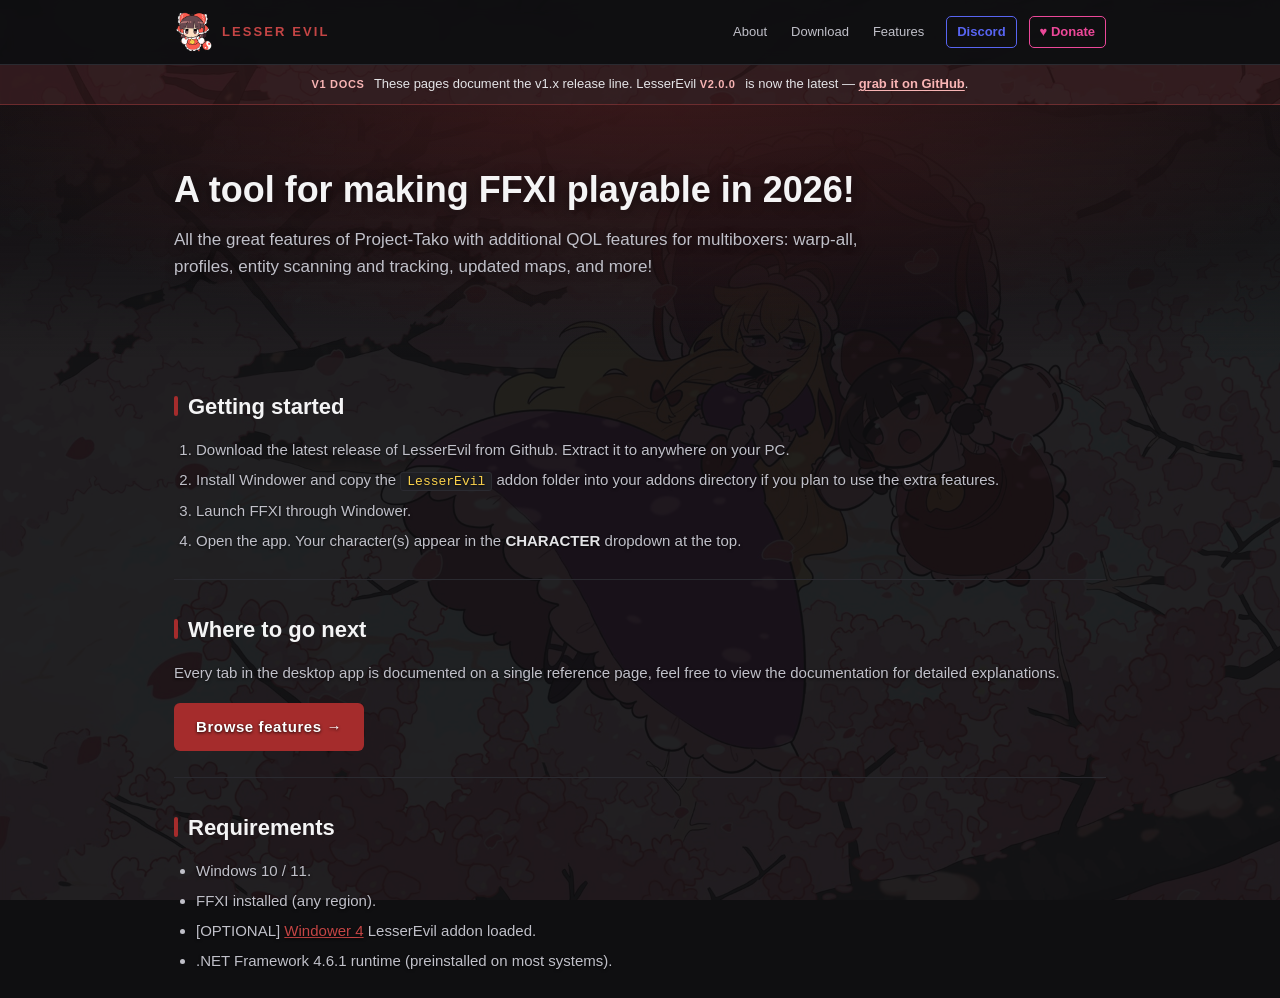
<file: docs/index.html>
<!DOCTYPE html>
<html lang="en">
<head>
<meta charset="utf-8">
<meta name="viewport" content="width=device-width, initial-scale=1">
<title>LesserEvil - Documentation</title>
<link rel="icon" type="image/x-icon" href="IconNew.ico">
<link rel="stylesheet" href="styles.css">
</head>
<body>

<header class="topbar">
  <div class="container">
    <a href="index.html" class="brand"><img src="brand-logo.png" alt="" class="brand-icon">LESSER EVIL</a>
    <nav>
      <a href="about.html">About</a>
      <a href="download.html">Download</a>
      <a href="features.html">Features</a>
      <a href="https://discord.gg/vSgYvdh8gT" class="discord-btn" target="_blank" rel="noopener">Discord</a>
      <a href="https://ko-fi.com/lesserevil" class="donate-btn" target="_blank" rel="noopener">♥ Donate</a>
    </nav>
  </div>
</header>

<div class="version-banner">
  <strong>v1 docs</strong>
  These pages document the v1.x release line.
  LesserEvil <strong>v2.0.0</strong> is now the latest &mdash;
  <a href="https://github.com/suspiciousman3187/LesserEvil/releases/latest" target="_blank" rel="noopener">grab it on GitHub</a>.
</div>

<section class="hero">
  <div class="container">
    <h1>A tool for making FFXI playable in 2026!</h1>
    <p class="lede">
      All the great features of Project-Tako with additional QOL features for multiboxers: warp-all, profiles, entity scanning and tracking, updated maps, and more!
   </p>
  </div>
</section>

<main class="container">

<section>
  <h2>Getting started</h2>
  <ol>
    <li>Download the latest release of LesserEvil from Github. Extract it to anywhere on your PC.</li>
    <li>Install Windower and copy the <code>LesserEvil</code> addon folder into your addons directory if you plan to use the extra features.</li>
    <li>Launch FFXI through Windower.</li>
    <li>Open the app. Your character(s) appear in the
        <strong>CHARACTER</strong> dropdown at the top.</li>
  </ol>
</section>

<section>
  <h2>Where to go next</h2>
  <p>
    Every tab in the desktop app is documented on a single reference page, feel free to view the documentation for detailed explanations.
  </p>
  <p style="margin-top: 18px;">
    <a href="features.html"
       style="display: inline-block; padding: 12px 22px;
              background: var(--accent); color: white;
              text-decoration: none; border-radius: 6px;
              font-weight: 700; letter-spacing: 0.04em;">
      Browse features &rarr;
    </a>
  </p>
</section>

<section>
  <h2>Requirements</h2>
  <ul>
    <li>Windows 10 / 11.</li>
    <li>FFXI installed (any region).</li>
    <li>[OPTIONAL] <a href="https://www.windower.net/" target="_blank" rel="noopener">Windower 4</a> LesserEvil addon loaded.</li>
    <li>.NET Framework 4.6.1 runtime (preinstalled on most systems).</li>
  </ul>
</section>

</main>


</body>
</html>
</file>
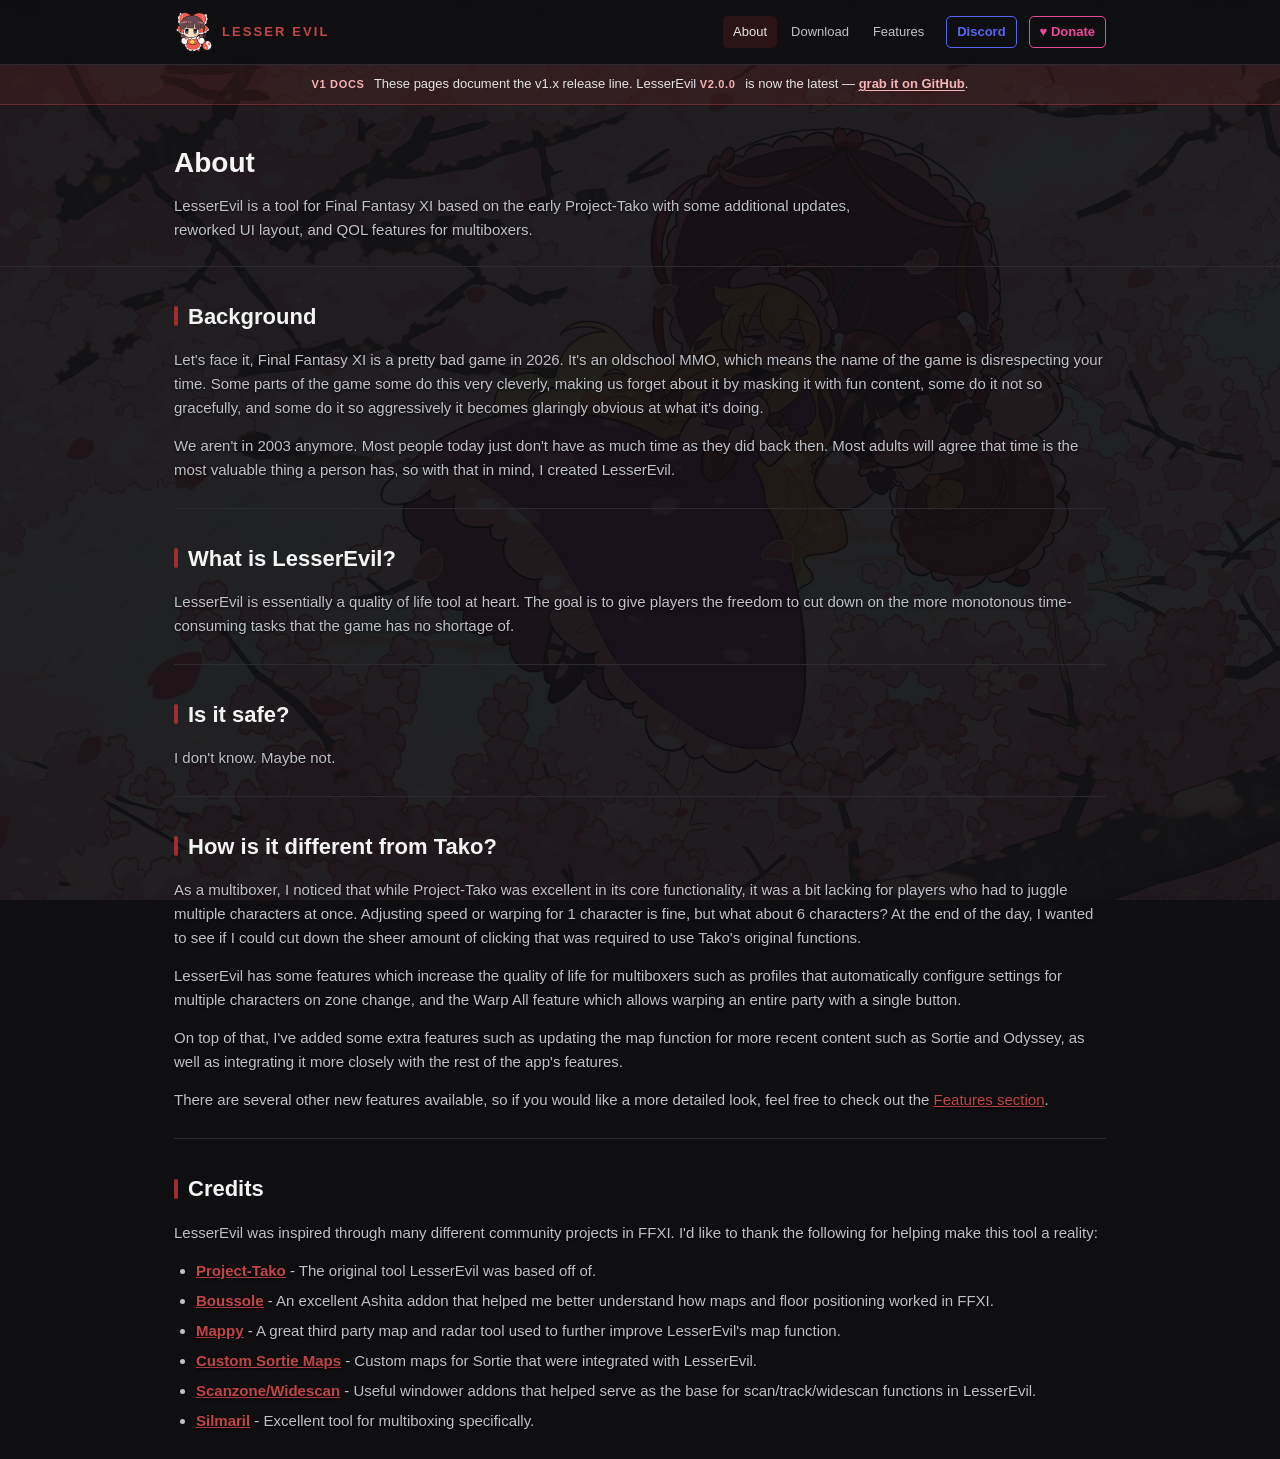
<file: docs/about.html>
<!DOCTYPE html>
<html lang="en">
<head>
<meta charset="utf-8">
<meta name="viewport" content="width=device-width, initial-scale=1">
<title>About - LesserEvil</title>
<link rel="icon" type="image/x-icon" href="IconNew.ico">
<link rel="stylesheet" href="styles.css">
</head>
<body>

<header class="topbar">
  <div class="container">
    <a href="index.html" class="brand"><img src="brand-logo.png" alt="" class="brand-icon">LESSER EVIL</a>
    <nav>
      <a href="about.html" class="active">About</a>
      <a href="download.html">Download</a>
      <a href="features.html">Features</a>
      <a href="https://discord.gg/vSgYvdh8gT" class="discord-btn" target="_blank" rel="noopener">Discord</a>
      <a href="https://ko-fi.com/lesserevil" class="donate-btn" target="_blank" rel="noopener">♥ Donate</a>
    </nav>
  </div>
</header>

<div class="version-banner">
  <strong>v1 docs</strong>
  These pages document the v1.x release line.
  LesserEvil <strong>v2.0.0</strong> is now the latest &mdash;
  <a href="https://github.com/suspiciousman3187/LesserEvil/releases/latest" target="_blank" rel="noopener">grab it on GitHub</a>.
</div>

<header class="page-header">
  <div class="container">
    <h1>About</h1>
    <p class="lede">
      LesserEvil is a tool for Final Fantasy XI based on the early Project-Tako with some additional updates, reworked UI layout, and QOL features for multiboxers.
    </p>
  </div>
</header>

<main class="container">

<section>
  <h2>Background</h2>
  <p>
    Let's face it, Final Fantasy XI is a pretty bad game in 2026. It's an oldschool MMO, which means the name of the game is disrespecting your time. Some parts of the game some do this very cleverly, making us forget about it by masking it with fun content, some do it not so gracefully, and some do it so aggressively it becomes glaringly obvious at what it's doing.
  </p>
  <p>We aren't in 2003 anymore. Most people today just don't have as much time as they did back then. Most adults will agree that time is the most valuable thing a person has, so with that in mind, I created LesserEvil.</p>
</section>

<section>
  <h2>What is LesserEvil?</h2>
  <p>LesserEvil is essentially a quality of life tool at heart. The goal is to give players the freedom to cut down on the more monotonous time-consuming tasks that the game has no shortage of.</p>
</section>

<section>
  <h2>Is it safe?</h2>
  <p>I don't know. Maybe not.</p>
</section>

<section>
  <h2>How is it different from Tako?</h2>
  <p>As a multiboxer, I noticed that while Project-Tako was excellent in its core functionality, it was a bit lacking for players who had to juggle multiple characters at once. Adjusting speed or warping for 1 character is fine, but what about 6 characters? At the end of the day, I wanted to see if I could cut down the sheer amount of clicking that was required to use Tako's original functions.</p>
  <p>LesserEvil has some features which increase the quality of life for multiboxers such as profiles that automatically configure settings for multiple characters on zone change, and the Warp All feature which allows warping an entire party with a single button.</p>
  <p>On top of that, I've added some extra features such as updating the map function for more recent content such as Sortie and Odyssey, as well as integrating it more closely with the rest of the app's features.</p>
  <p>There are several other new features available, so if you would like a more detailed look, feel free to check out the <a href="features.html">Features section</a>.</p>
</section>

<section>
  <h2>Credits</h2>
  <p>
    LesserEvil was inspired through many different community projects in FFXI. I'd like to thank the following for helping make this tool a reality:
  </p>
  <ul>
    <li><strong><a href="https://projecttako.com/" target="_blank" rel="noopener">Project-Tako</a></strong> - The original tool LesserEvil was based off of.</li>
    <li><strong><a href="https://github.com/loonsies/boussole" target="_blank" rel="noopener">Boussole</a></strong> - An excellent Ashita addon that helped me better understand how maps and floor positioning worked in FFXI.</li>
    <li><strong><a href="https://github.com/z16/mappy" target="_blank" rel="noopener">Mappy</a></strong> - A great third party map and radar tool used to further improve LesserEvil's map function.</li>
    <li><strong><a href="https://www.ffxiah.com/forum/topic/57894/sortie-custom-in-game-maps/2/#3717279" target="_blank" rel="noopener">Custom Sortie Maps</a></strong> - Custom maps for Sortie that were integrated with LesserEvil.</li>
    <li><strong><a href="https://github.com/ProjectTako/ffxi-addons" target="_blank" rel="noopener">Scanzone/Widescan</a></strong> - Useful windower addons that helped serve as the base for scan/track/widescan functions in LesserEvil.</li>
    <li><strong><a href="https://github.com/Mirdain/Silmaril" target="_blank" rel="noopener">Silmaril</a></strong> - Excellent tool for multiboxing specifically.</li>
  </ul>
</section>

</main>

</body>
</html>
</file>
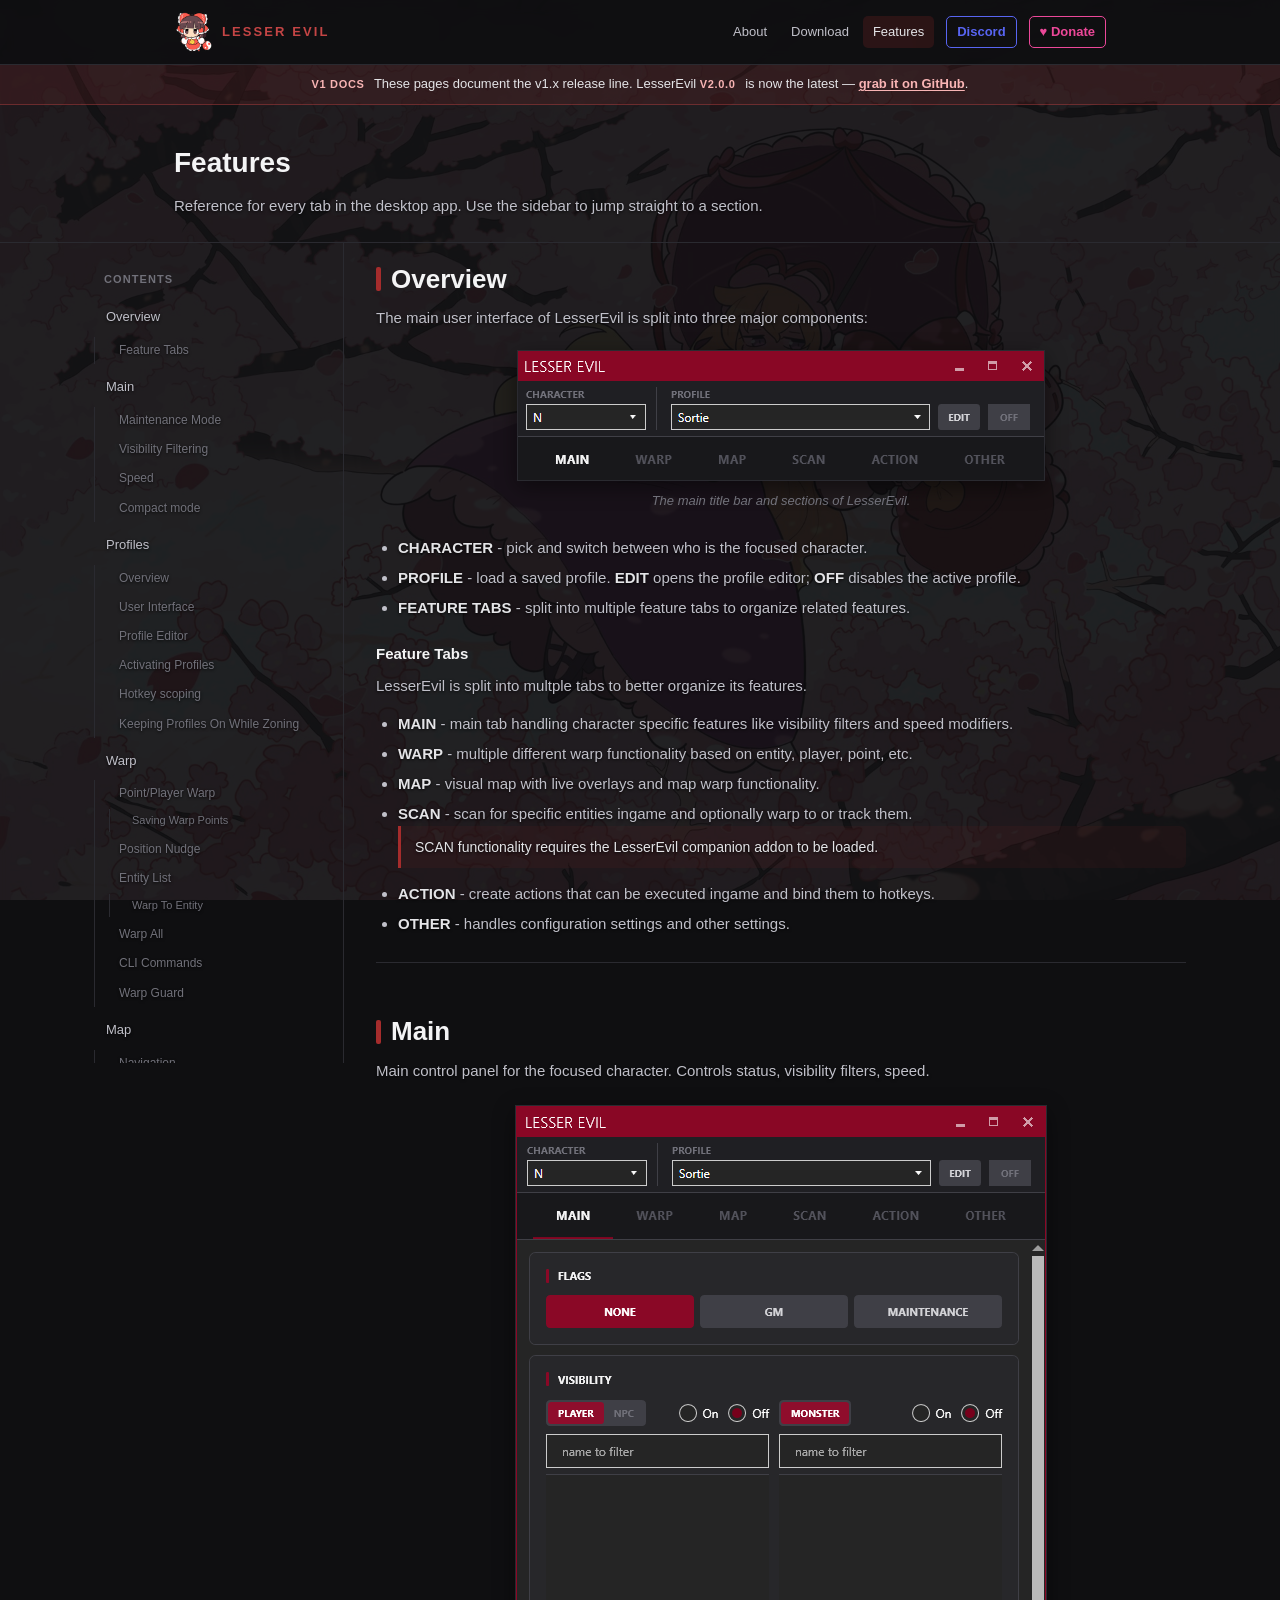
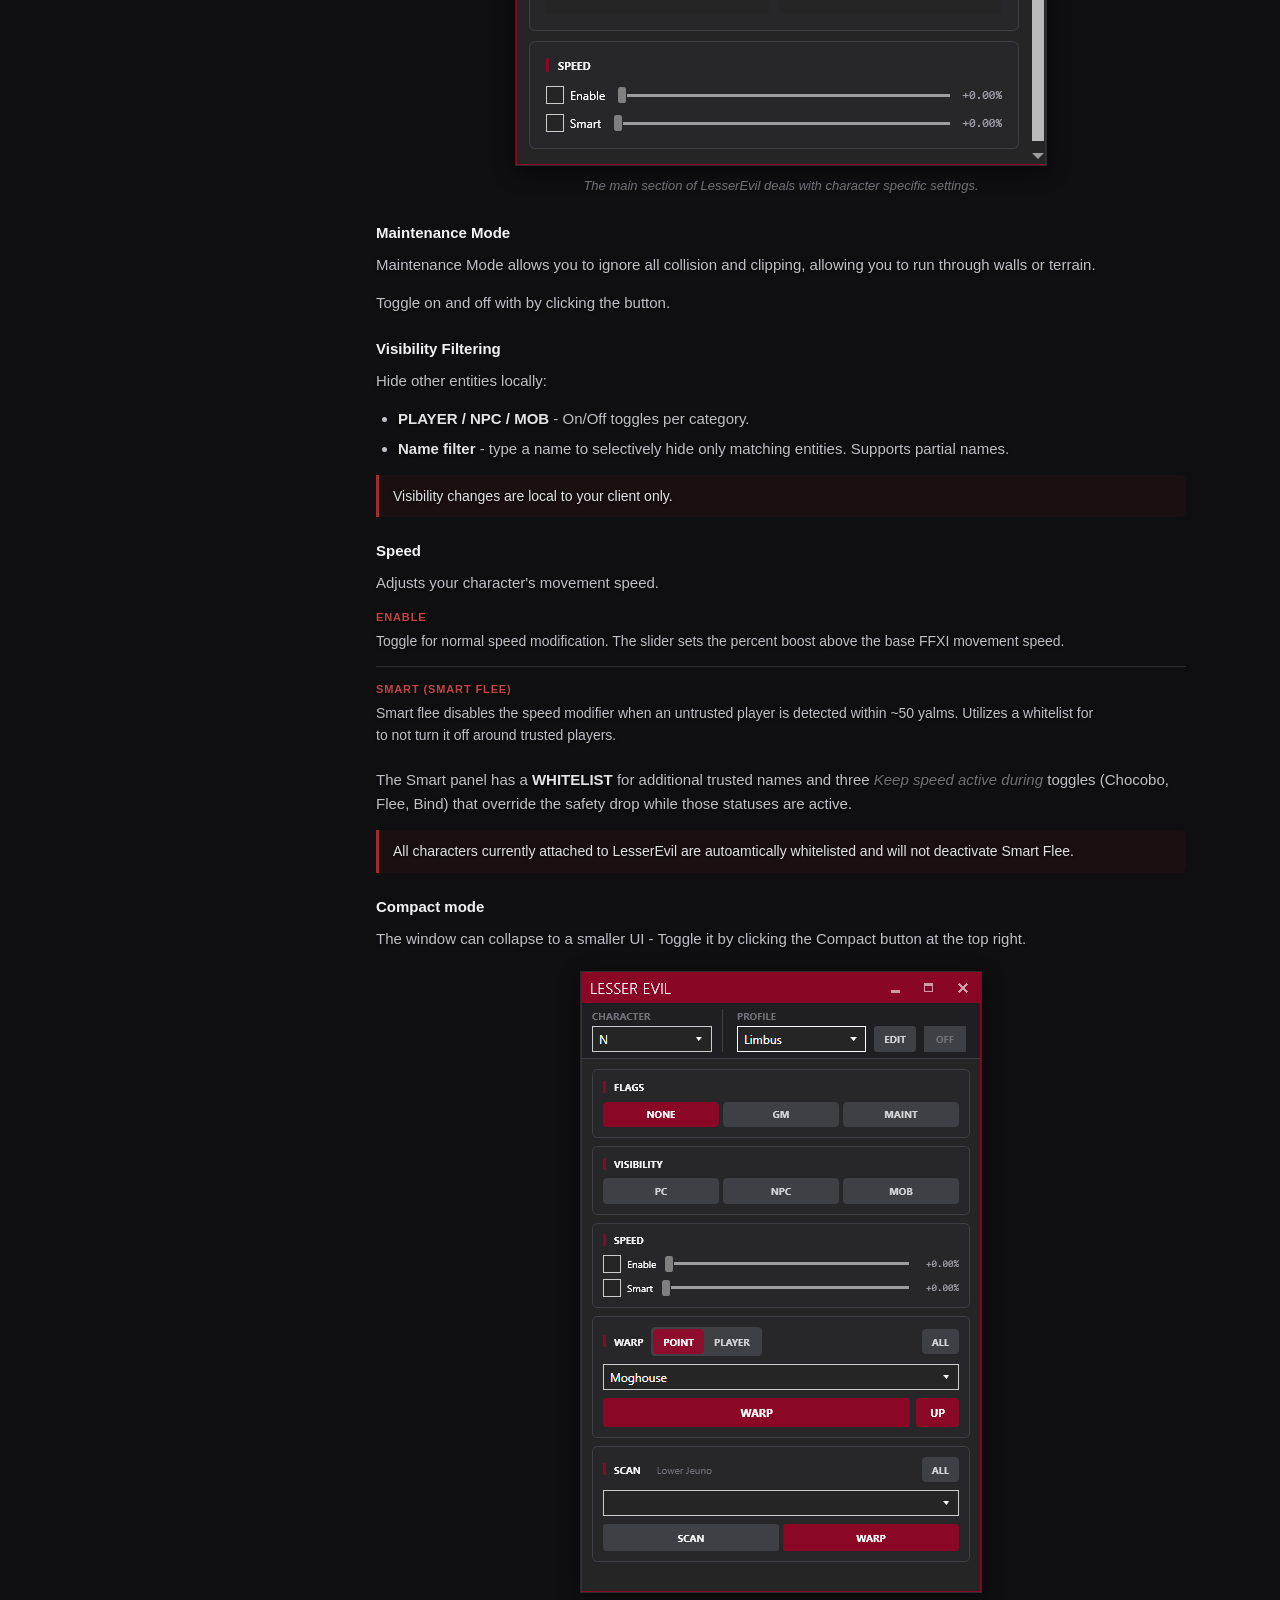
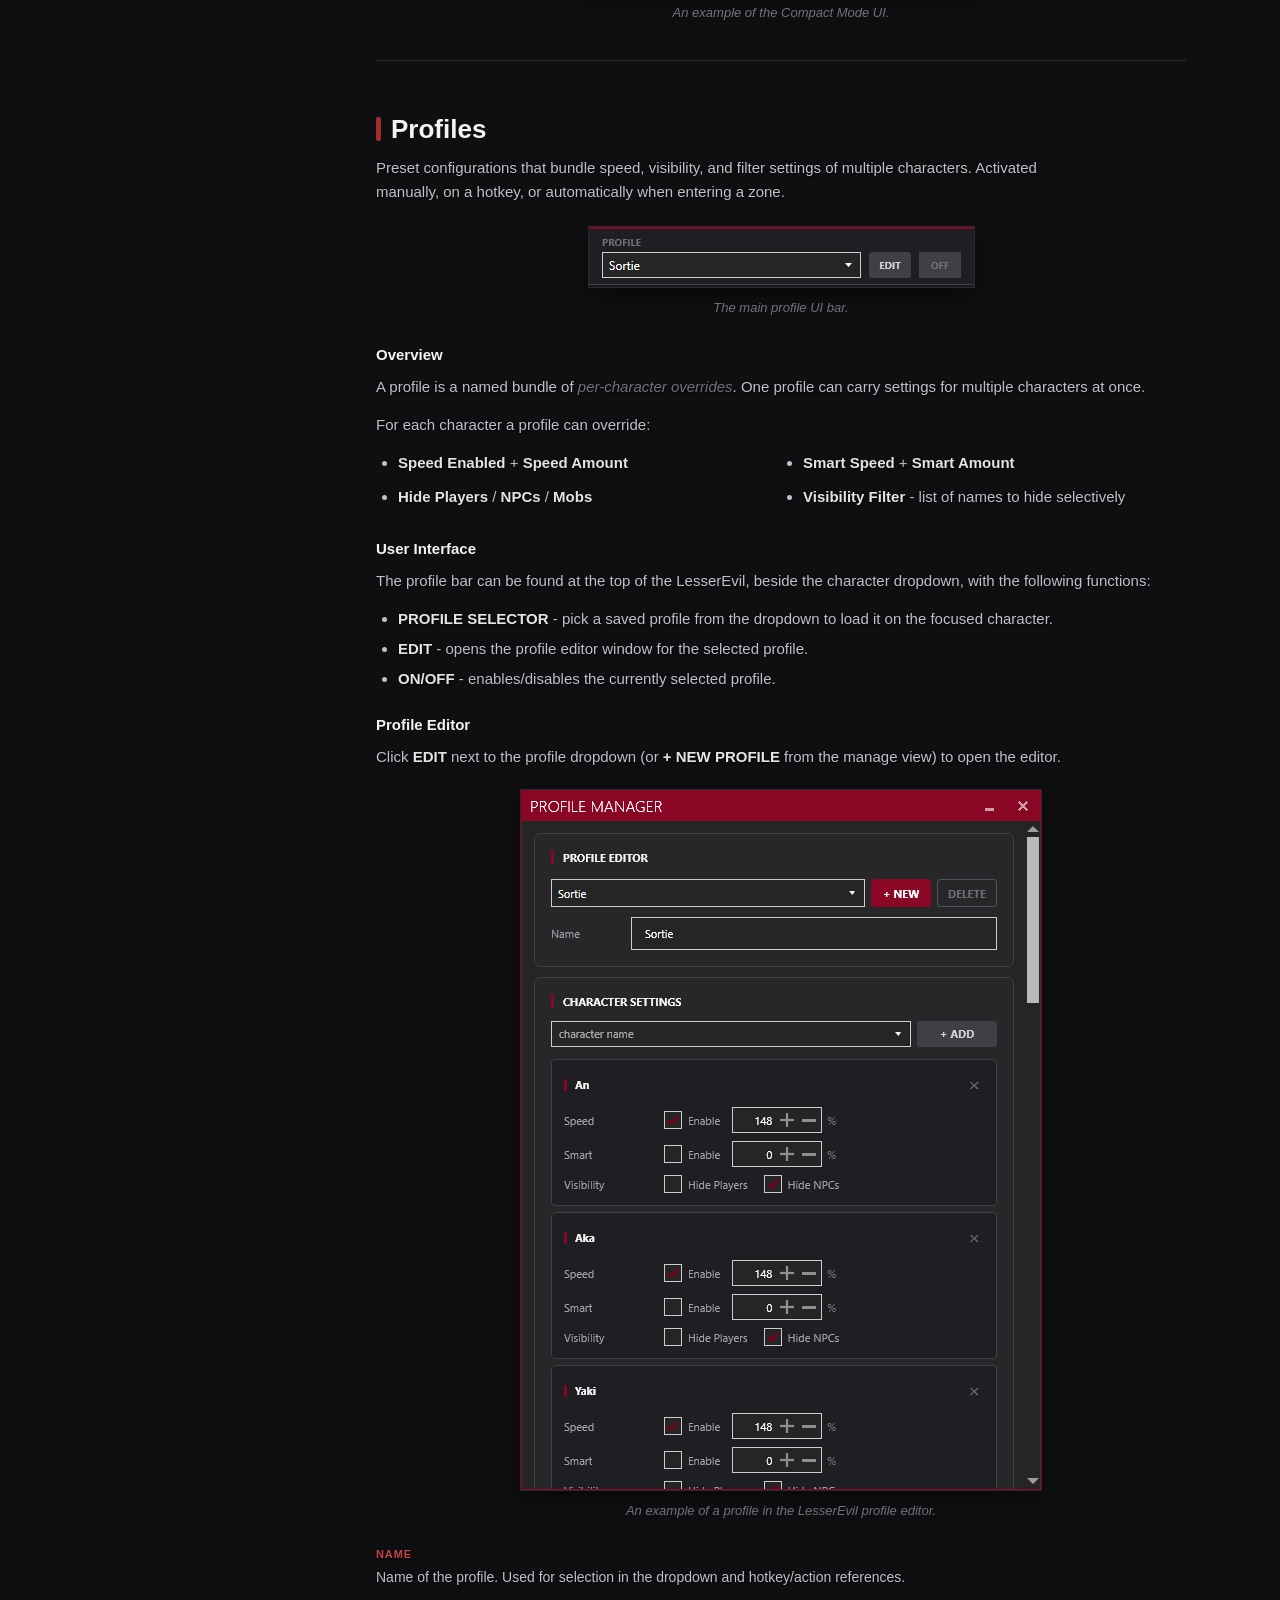
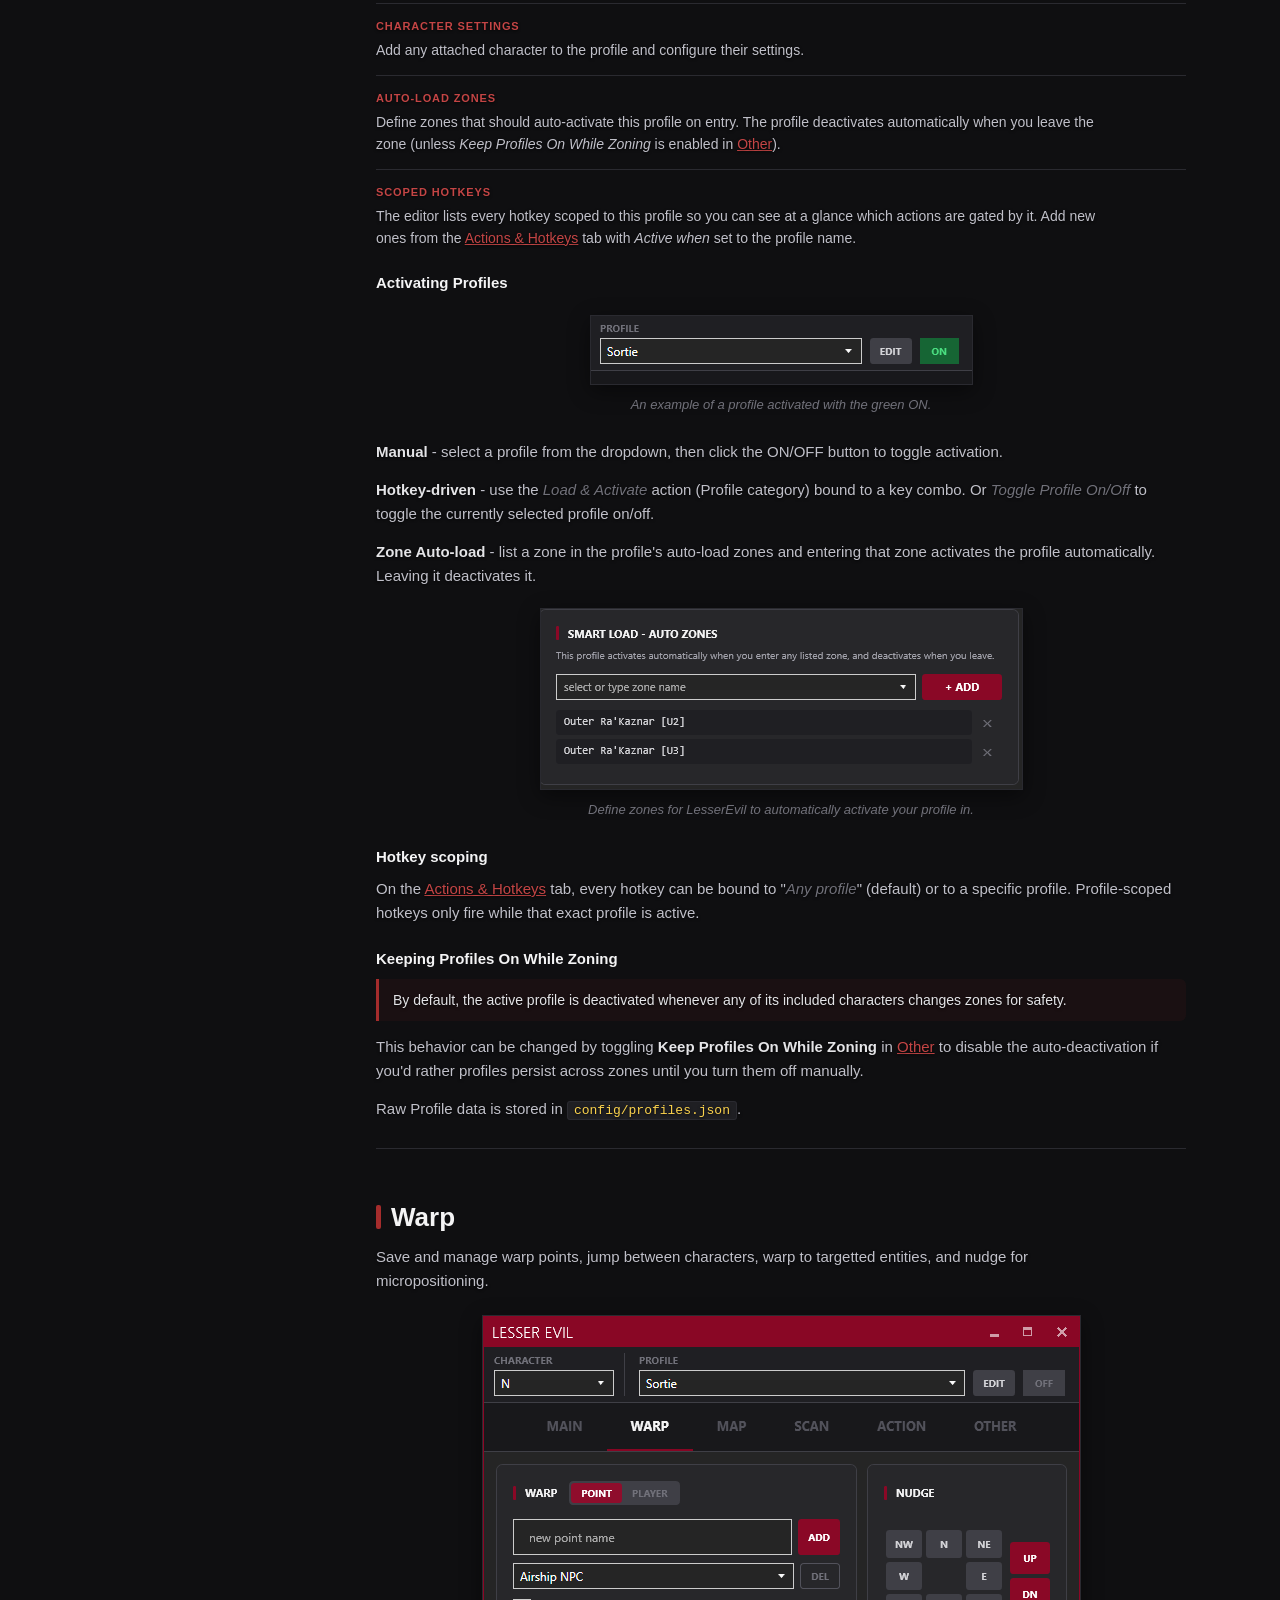
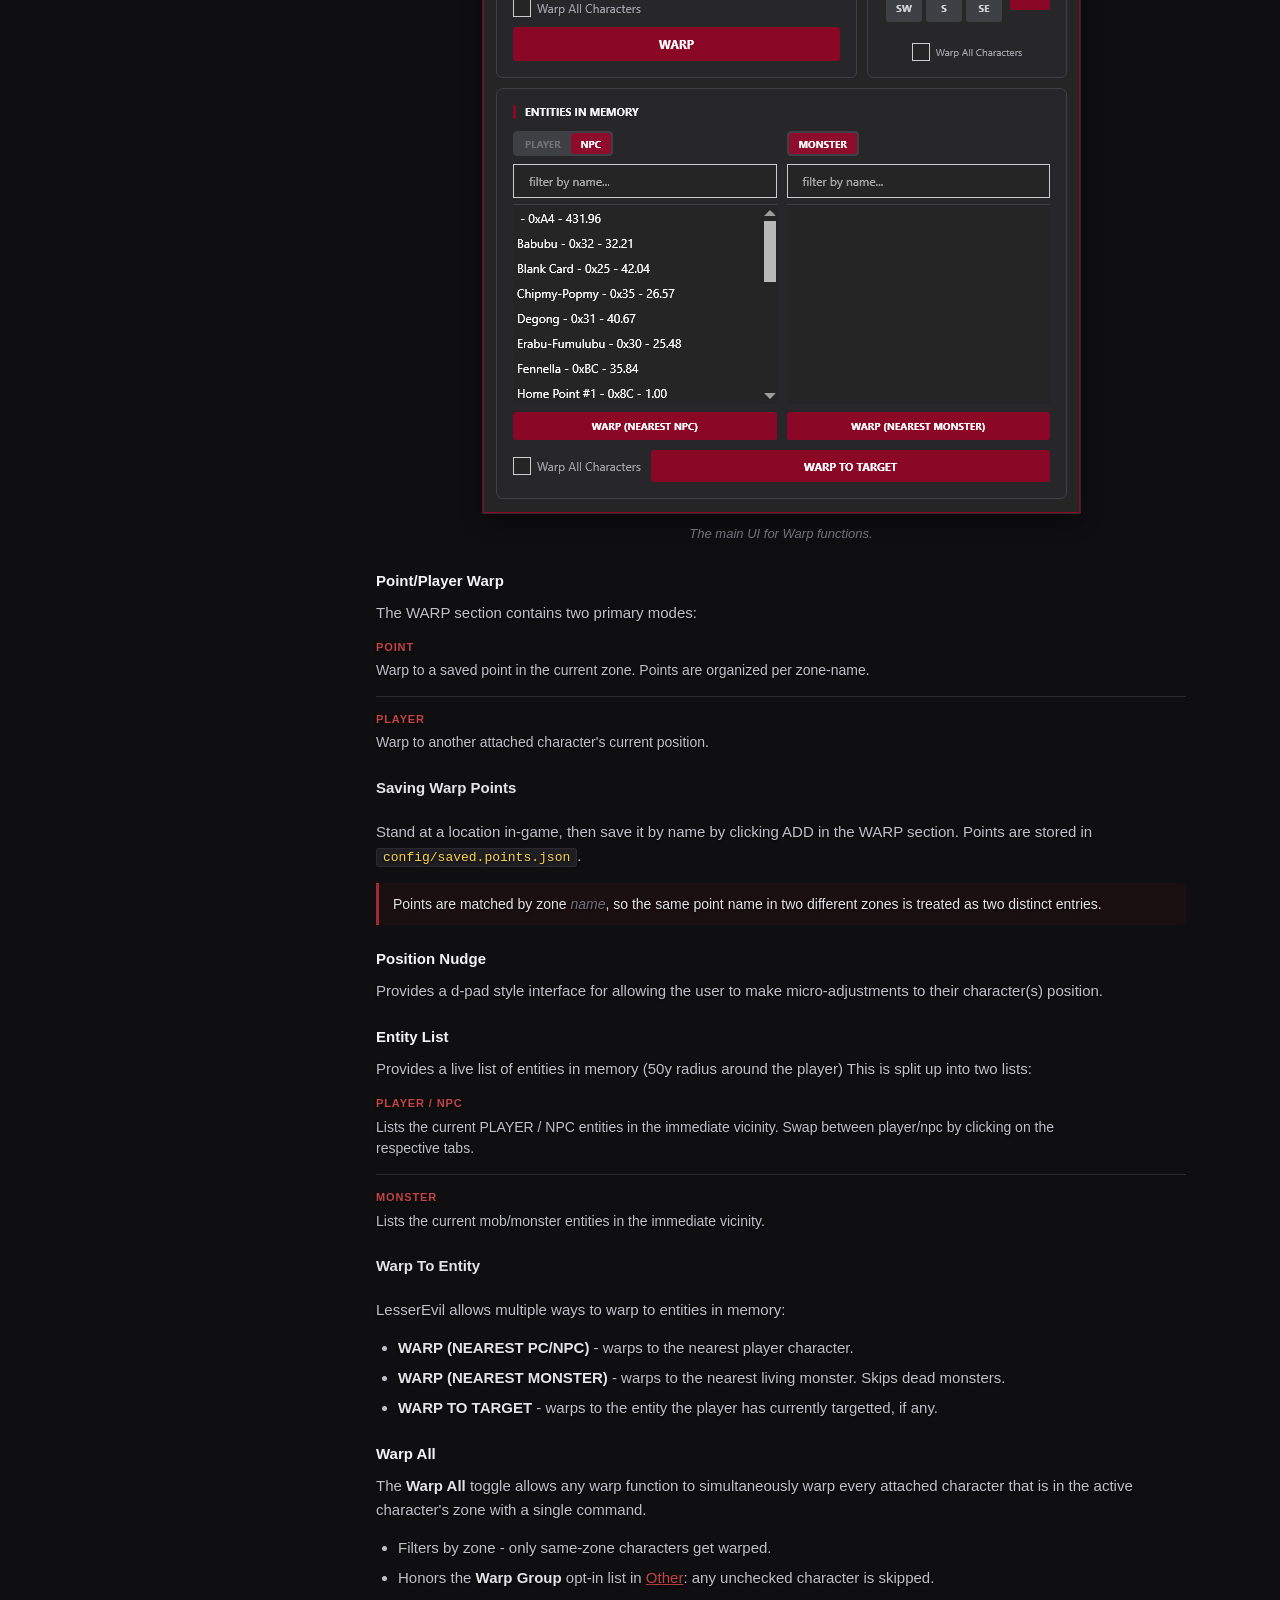
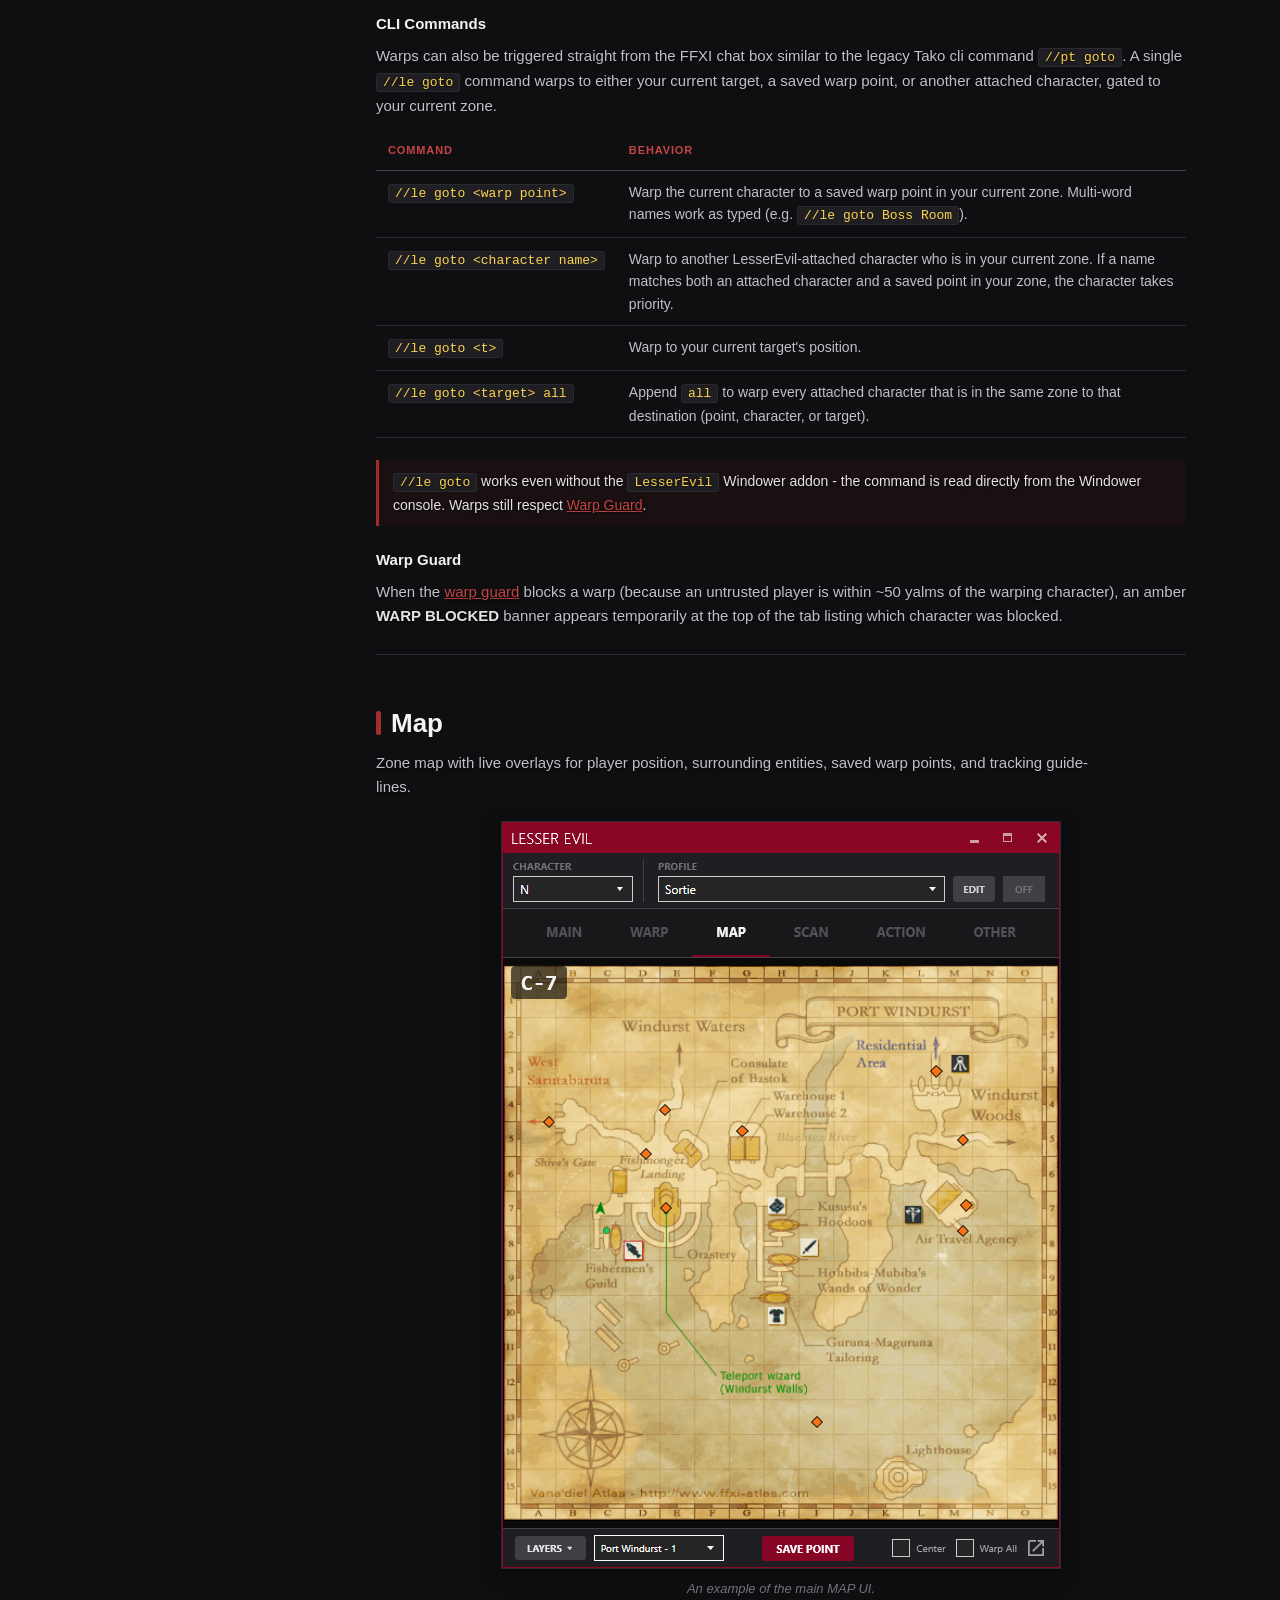
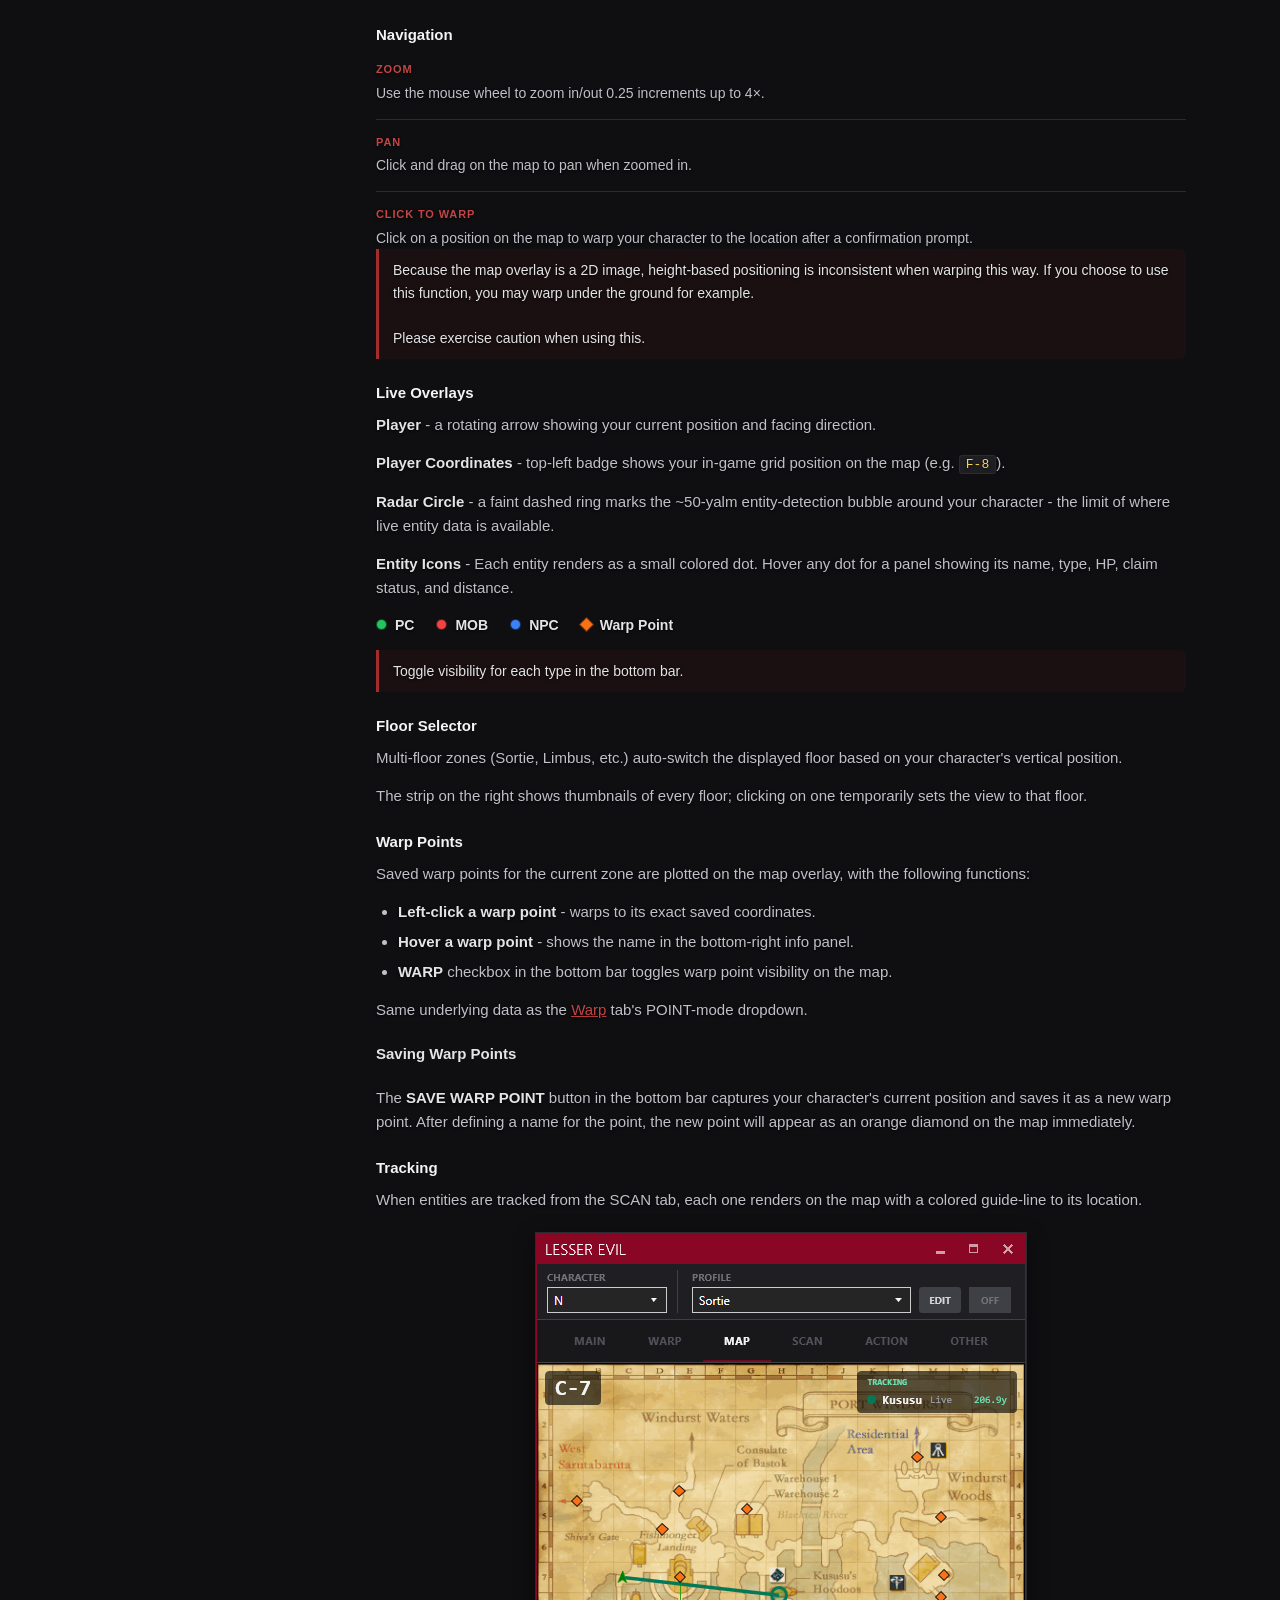
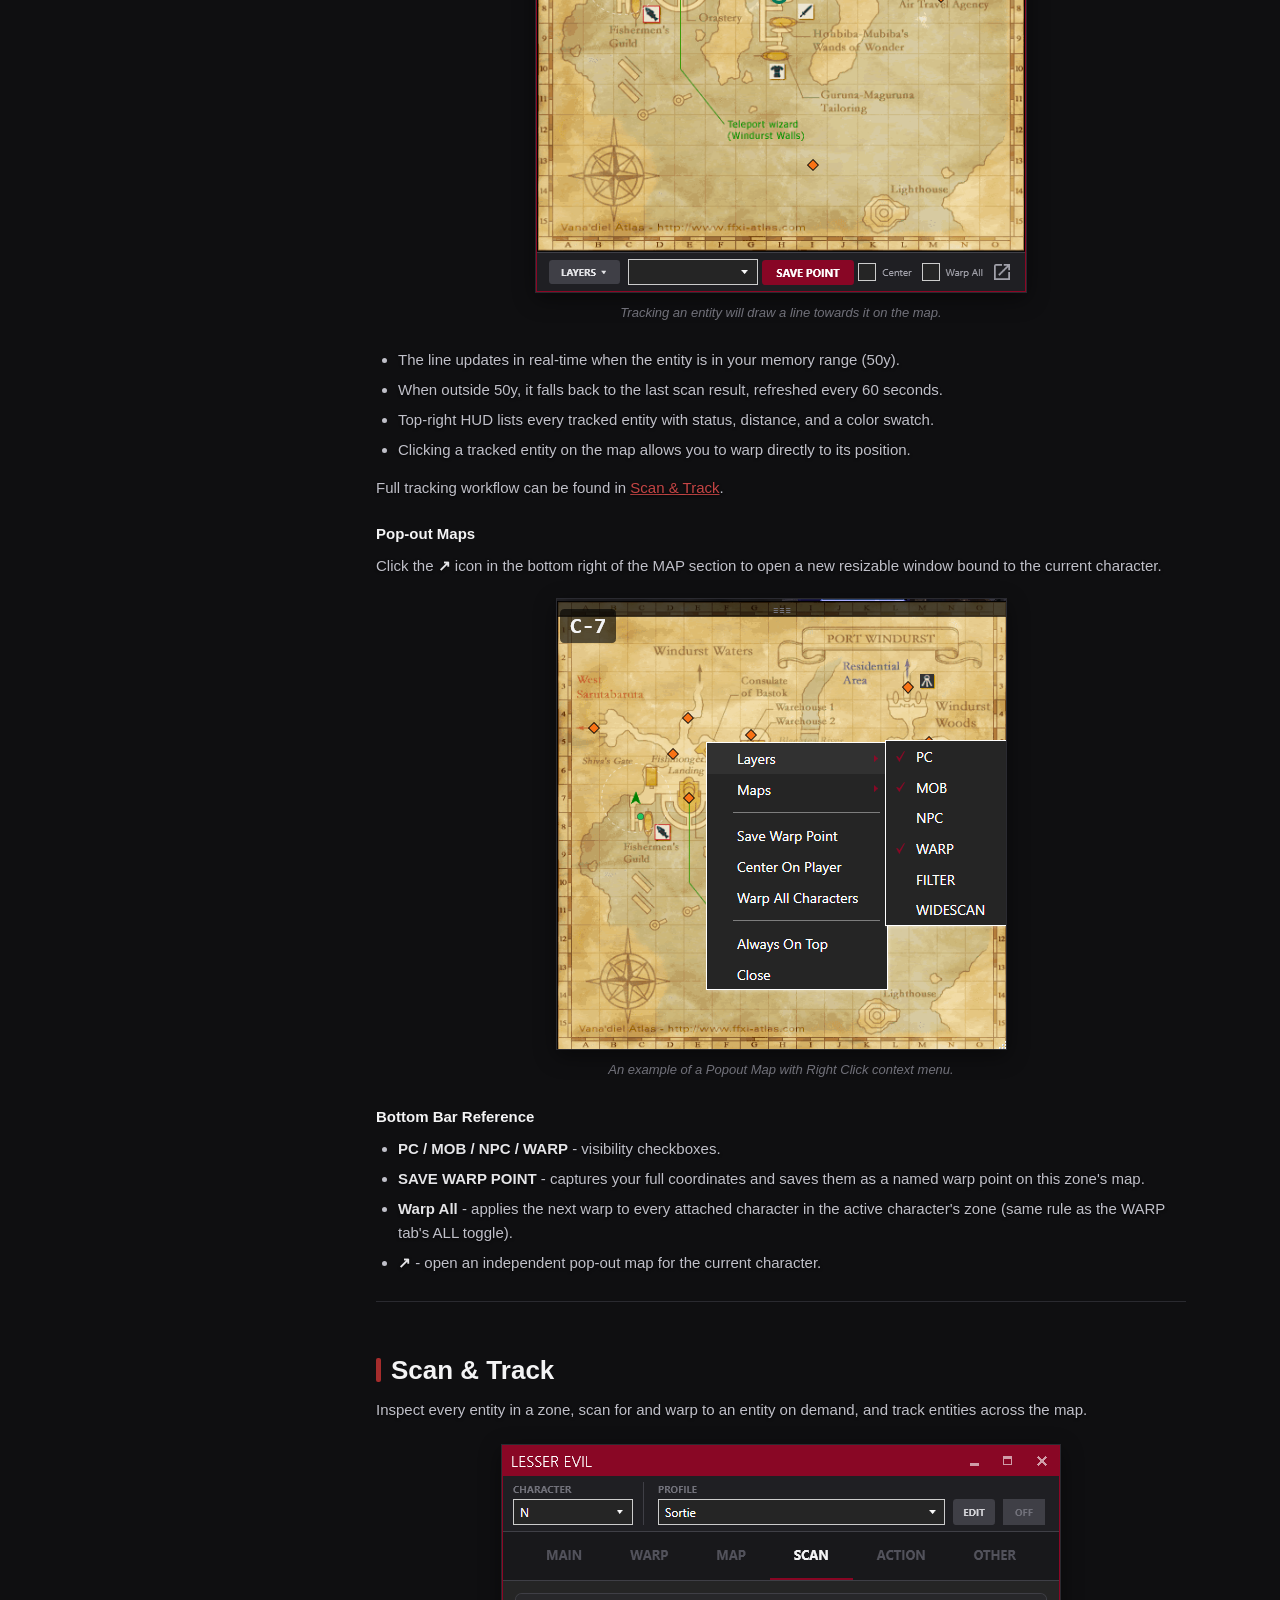
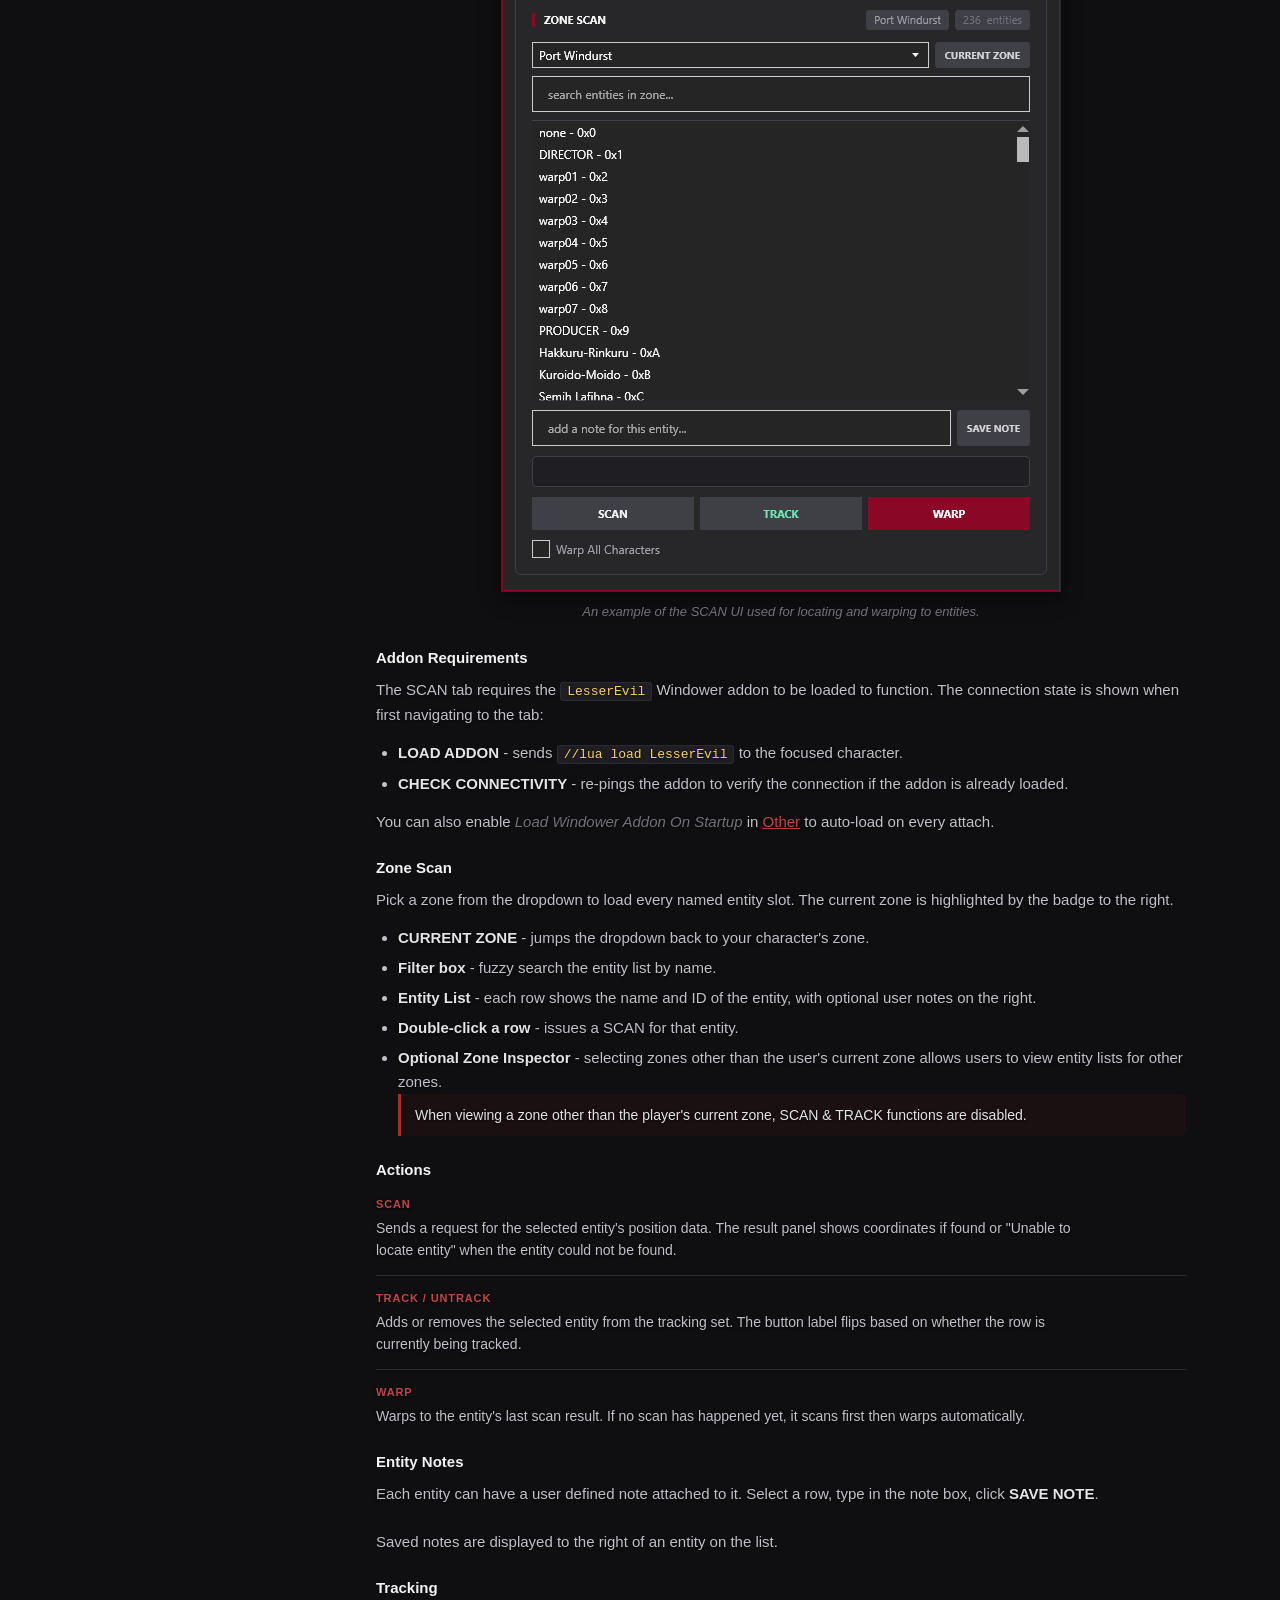
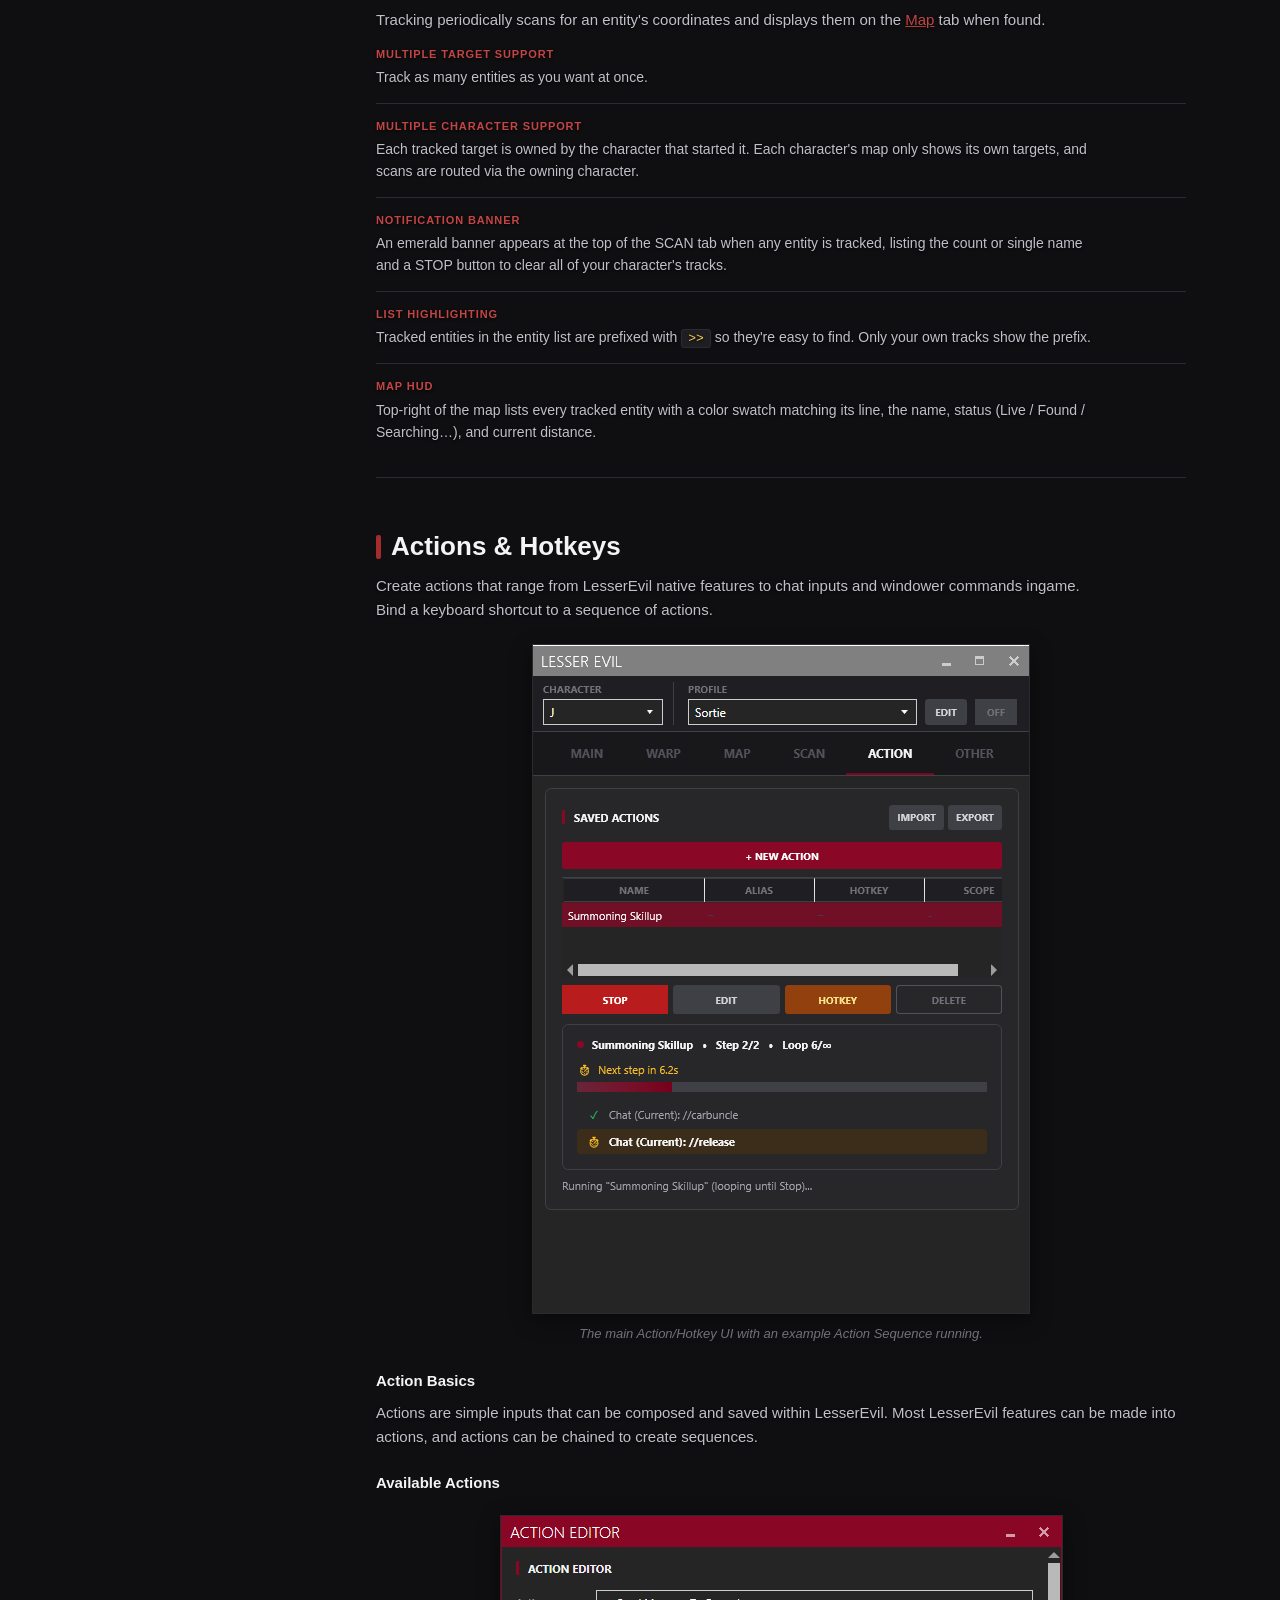
<file: docs/features.html>
<!DOCTYPE html>
<html lang="en">
<head>
<meta charset="utf-8">
<meta name="viewport" content="width=device-width, initial-scale=1">
<title>Features - LesserEvil</title>
<link rel="icon" type="image/x-icon" href="IconNew.ico">
<link rel="stylesheet" href="styles.css">
</head>
<body>

<header class="topbar">
  <div class="container">
    <a href="index.html" class="brand"><img src="brand-logo.png" alt="" class="brand-icon">LESSER EVIL</a>
    <nav>
      <a href="about.html">About</a>
      <a href="download.html">Download</a>
      <a href="features.html" class="active">Features</a>
      <a href="https://discord.gg/vSgYvdh8gT" class="discord-btn" target="_blank" rel="noopener">Discord</a>
      <a href="https://ko-fi.com/lesserevil" class="donate-btn" target="_blank" rel="noopener">&#9829; Donate</a>
    </nav>
  </div>
</header>

<div class="version-banner">
  <strong>v1 docs</strong>
  These pages document the v1.x release line.
  LesserEvil <strong>v2.0.0</strong> is now the latest &mdash;
  <a href="https://github.com/suspiciousman3187/LesserEvil/releases/latest" target="_blank" rel="noopener">grab it on GitHub</a>.
</div>

<header class="page-header">
  <div class="container">
    <h1>Features</h1>
    <p class="lede">
      Reference for every tab in the desktop app. Use the sidebar to jump
      straight to a section.
    </p>
  </div>
</header>

<div class="docs-layout">

  <aside class="toc-nav">
    <h3>Contents</h3>
    <ul>
      <li>
        <a href="#overview">Overview</a>
        <ul>
          <li><a href="#overview-features">Feature Tabs</a></li>
        </ul>
      </li>
      <li>
        <a href="#main">Main</a>
        <ul>
          <li><a href="#main-maintenance">Maintenance Mode</a></li>
          <li><a href="#main-visibility">Visibility Filtering</a></li>
          <li><a href="#main-speed">Speed</a></li>
          <li><a href="#main-compact-mode">Compact mode</a></li>
        </ul>
      </li>
      <li>
        <a href="#profiles">Profiles</a>
        <ul>
          <li><a href="#profiles-contents">Overview</a></li>
          <li><a href="#profiles-where">User Interface</a></li>
          <li><a href="#profiles-editor">Profile Editor</a></li>
          <li><a href="#profiles-activation">Activating Profiles</a></li>
          <li><a href="#profiles-scoping">Hotkey scoping</a></li>
          <li><a href="#profiles-zoning">Keeping Profiles On While Zoning</a></li>
        </ul>
      </li>
      <li>
        <a href="#warp">Warp</a>
        <ul>
          <li>
            <a href="#warp-modes">Point/Player Warp</a>
            <ul>
              <li><a href="#warp-saving">Saving Warp Points</a></li>
            </ul>
          </li>
          <li><a href="#nudge">Position Nudge</a></li>
          <li>
            <a href="#entity-list">Entity List</a>
            <ul>
              <li><a href="#entity-warp">Warp To Entity</a></li>
            </ul>
          </li>
          <li><a href="#warp-all">Warp All</a></li>
          <li><a href="#warp-cli">CLI Commands</a></li>
          <li><a href="#warp-guard-banner">Warp Guard</a></li>
        </ul>
      </li>
      <li>
        <a href="#map">Map</a>
        <ul>
          <li><a href="#map-navigation">Navigation</a></li>
          <li><a href="#map-overlays">Live Overlays</a></li>
          <li><a href="#map-spawn-dots">Floor Selector</a></li>
          <li>
            <a href="#map-warp-points">Warp Points</a>
            <ul>
              <li><a href="#map-save-position">Saving Warp Points</a></li>
            </ul>
          </li>
          <li><a href="#map-tracking-viz">Tracking</a></li>
          <li><a href="#map-popouts">Pop-out Maps</a></li>
          <li><a href="#map-bottom-bar">Bottom bar reference</a></li>
        </ul>
      </li>
      <li>
        <a href="#scan">Scan &amp; Track</a>
        <ul>
          <li><a href="#scan-addon">Addon Requirements</a></li>
          <li><a href="#scan-zone">Zone Scan</a></li>
          <li><a href="#scan-buttons">Actions</a></li>
          <li><a href="#scan-notes">Entity Notes</a></li>
          <li><a href="#scan-tracking">Tracking</a></li>
        </ul>
      </li>
      <li>
        <a href="#actions">Actions &amp; Hotkeys</a>
        <ul>
          <li><a href="#actions-basics">Action Basics</a></li>
          <li><a href="#actions-primitives">Available Actions</a></li>
          <li><a href="#actions-steps">Per-step options</a></li>
          <li><a href="#actions-saved">Using Actions</a></li>
          <li><a href="#actions-anatomy">Hotkey Basics</a></li>
          <li><a href="#actions-scope">Hotkey Scope</a></li>
        </ul>
      </li>
      <li>
        <a href="#other">Other</a>
        <ul>
          <li><a href="#other-display">Display &amp; Behavior</a></li>
          <li><a href="#other-warp-guard">Warp Guard</a></li>
          <li><a href="#other-warp-group">Warp Group</a></li>
          <li><a href="#other-ffxi">FFXI installation</a></li>
          <li><a href="#other-language">Language</a></li>
          <li><a href="#other-storage">Where Settings Live</a></li>
        </ul>
      </li>
      <li>
        <a href="#tako-legacy">Tako Legacy Features</a>
        <ul>
          <li><a href="#tako-legacy-pt">In-game //pt Commands</a></li>
        </ul>
      </li>
    </ul>
  </aside>

  <main class="docs-content">
    <section id="overview" class="feature-section">
      <h2>Overview</h2>
    <p>The main user interface of LesserEvil is split into three major components:</p>

    <figure class="feature-figure">
      <img src="images/overview-titlebar.png" alt="LesserEvil title bar with CHARACTER and PROFILE selectors and the feature tab row">
      <figcaption>The main title bar and sections of LesserEvil.</figcaption>
    </figure>

    <ul>
      <li><strong>CHARACTER</strong> - pick and switch between who is the focused character.</li>
      <li><strong>PROFILE</strong> - load a saved profile. <strong>EDIT</strong> opens the profile editor; <strong>OFF</strong> disables the active profile.</li>
      <li><strong>FEATURE TABS</strong> - split into multiple feature tabs to organize related features.</li>
    </ul>
    
    <h3 id="overview-features">Feature Tabs</h3>
    <p>LesserEvil is split into multple tabs to better organize its features.</p>
    <ul>
      <li><strong>MAIN</strong> - main tab handling character specific features like visibility filters and speed modifiers.</li>
      <li><strong>WARP</strong> - multiple different warp functionality based on entity, player, point, etc.</li>
      <li><strong>MAP</strong> - visual map with live overlays and map warp functionality.</li>
      <li><strong>SCAN</strong> - scan for specific entities ingame and optionally warp to or track them.
      <p class="note">SCAN functionality requires the LesserEvil companion addon to be loaded.</p>
      </li>
      <li><strong>ACTION</strong> - create actions that can be executed ingame and bind them to hotkeys.</li>
      <li><strong>OTHER</strong> - handles configuration settings and other settings.</li>
    </ul>
  </section>

  <!-- ── MAIN ──────────────────────────────────────────────────────────── -->
    <section id="main" class="feature-section">
      <h2>Main</h2>
      <p class="feature-lede">
        Main control panel for the focused character. Controls status, visibility filters,
        speed.
      </p>

      <figure class="feature-figure">
        <img src="images/main-tab.png" alt="LesserEvil Main tab showing Flags, Visibility, and Speed sections">
        <figcaption>The main section of LesserEvil deals with character specific settings.</figcaption>
      </figure>

      <h3 id="main-maintenance">Maintenance Mode</h3>
      <p>Maintenance Mode allows you to ignore all collision and clipping, allowing you to run through walls or terrain.</p>
      <p>Toggle on and off with by clicking the button.</p>

      <h3 id="main-visibility">Visibility Filtering</h3>
      <p>Hide other entities locally:</p>
      <ul>
        <li><strong>PLAYER / NPC / MOB</strong> - On/Off toggles per category.</li>
        <li><strong>Name filter</strong> - type a name to selectively hide only matching entities. Supports partial names.</li>
      </ul>
      <p class="note">
        Visibility changes are local to your client only.
      </p>

      <h3 id="main-speed">Speed</h3>
      <p>Adjusts your character's movement speed.</p>
      <dl>
        <dt>Enable</dt>
        <dd>Toggle for normal speed modification. The slider sets the percent boost above the base FFXI movement speed.</dd>
        <dt>Smart (Smart Flee)</dt>
        <dd>Smart flee disables the speed modifier when an untrusted player is detected within ~50 yalms. Utilizes a whitelist for to not turn it off around trusted players.</dd>
      </dl>
      <p>
        The Smart panel has a <strong>WHITELIST</strong> for additional trusted
        names and three <em>Keep speed active during</em>
        toggles (Chocobo, Flee, Bind) that override the safety drop while those
        statuses are active.
      </p>
      <p class="note">All characters currently attached to LesserEvil are autoamtically whitelisted and will not deactivate Smart Flee.</p>

      <h3 id="main-compact-mode">Compact mode</h3>
      <p>
        The window can collapse to a smaller UI - Toggle it by clicking the Compact button at the top right.
      </p>

      <figure class="feature-figure">
        <img src="images/compact-mode.png" alt="LesserEvil in Compact Mode - a narrow collapsed window with Flags, Visibility, Speed, Warp, and Scan condensed">
        <figcaption>An example of the Compact Mode UI.</figcaption>
      </figure>
    </section>

    <!-- ── PROFILES ──────────────────────────────────────────────────────── -->
    <section id="profiles" class="feature-section">
      <h2>Profiles</h2>
      <p class="feature-lede">
        Preset configurations that bundle speed, visibility, and filter
        settings of multiple characters. Activated manually, on a hotkey, or automatically
        when entering a zone.
      </p>

      <figure class="feature-figure">
        <img src="images/profile-bar.png" alt="LesserEvil profile bar with the profile dropdown, EDIT and OFF buttons">
        <figcaption>The main profile UI bar.</figcaption>
      </figure>

      <h3 id="profiles-contents">Overview</h3>
      <p>
        A profile is a named bundle of <em>per-character overrides</em>. One
        profile can carry settings for multiple characters at once.
      </p>
      <p>For each character a profile can override:</p>
      <ul class="grid-list">
        <li><strong>Speed Enabled</strong> + <strong>Speed Amount</strong></li>
        <li><strong>Smart Speed</strong> + <strong>Smart Amount</strong></li>
        <li><strong>Hide Players</strong> / <strong>NPCs</strong> / <strong>Mobs</strong></li>
        <li><strong>Visibility Filter</strong> - list of names to hide selectively</li>
      </ul>

      <h3 id="profiles-where">User Interface</h3>
      <p>The profile bar can be found at the top of the LesserEvil, beside the character dropdown, with the following functions:</p>
      <ul>
        <li><strong>PROFILE SELECTOR</strong> - pick a saved profile from the dropdown to load it on the focused character.</li>
        <li><strong>EDIT</strong> - opens the profile editor window for the selected profile.</li>
        <li><strong>ON/OFF</strong> - enables/disables the currently selected profile.</li>
      </ul>

      <h3 id="profiles-editor">Profile Editor</h3>
      <p>
        Click <strong>EDIT</strong> next to the profile dropdown (or
        <strong>+ NEW PROFILE</strong> from the manage view) to open the editor.
      </p>

      <figure class="feature-figure">
        <img src="images/profile-editor.png" alt="LesserEvil Profile Manager window showing the profile editor and per-character settings">
        <figcaption>An example of a profile in the LesserEvil profile editor.</figcaption>
      </figure>

      <dl>
        <dt>Name</dt>
        <dd>Name of the profile. Used for selection in the dropdown and hotkey/action references.</dd>
        <dt>Character Settings</dt>
        <dd>Add any attached character to the profile and configure their settings.</dd>
        <dt>Auto-load zones</dt>
        <dd>Define zones that should auto-activate this profile on entry. The profile deactivates automatically when you leave the zone (unless <em>Keep Profiles On While Zoning</em> is enabled in <a href="#other">Other</a>).</dd>
        <dt>Scoped Hotkeys</dt>
        <dd>The editor lists every hotkey scoped to this profile so you can see at a glance which actions are gated by it. Add new ones from the <a href="#actions">Actions &amp; Hotkeys</a> tab with <em>Active when</em> set to the profile name.</dd>
      </dl>

      <h3 id="profiles-activation">Activating Profiles</h3>

      <figure class="feature-figure">
        <img src="images/profile-activated.png" alt="LesserEvil profile bar with the ON button highlighted green, indicating an active profile">
        <figcaption>An example of a profile activated with the green ON.</figcaption>
      </figure>

      <p><strong>Manual</strong> - select a profile from the dropdown, then click the ON/OFF button to toggle activation.</p>
      <p><strong>Hotkey-driven</strong> - use the <em>Load &amp; Activate</em> action (Profile category) bound to a key combo. Or <em>Toggle Profile On/Off</em> to toggle the currently selected profile on/off.</p>
      <p><strong>Zone Auto-load</strong> - list a zone in the profile's auto-load zones and entering that zone activates the profile automatically. Leaving it deactivates it.</p>

      <figure class="feature-figure">
        <img src="images/zone-autoload.png" alt="LesserEvil Smart Load - Auto Zones panel with a zone selector and a list of added auto-load zones">
        <figcaption>Define zones for LesserEvil to automatically activate your profile in.</figcaption>
      </figure>

      <h3 id="profiles-scoping">Hotkey scoping</h3>
      <p>
        On the <a href="#actions">Actions &amp; Hotkeys</a> tab, every hotkey can
        be bound to "<em>Any profile</em>" (default) or to a specific profile.
        Profile-scoped hotkeys only fire while that exact profile is active.
      </p>

      <h3 id="profiles-zoning">Keeping Profiles On While Zoning</h3>
      <p class="note">
        By default, the active profile is deactivated whenever any of its
        included characters changes zones for safety.
      </p>
      <p>
        This behavior can be changed by toggling <strong>Keep Profiles On While Zoning</strong> in
        <a href="#other">Other</a> to disable the auto-deactivation if you'd
        rather profiles persist across zones until you turn them off manually.
      </p>

      <p>Raw Profile data is stored in <code>config/profiles.json</code>.</p>
    </section>

    <!-- ── WARP ──────────────────────────────────────────────────────────── -->
    <section id="warp" class="feature-section">
      <h2>Warp</h2>
      <p class="feature-lede">
        Save and manage warp points, jump between characters, warp to targetted entities, and nudge for micropositioning.
      </p>

      <figure class="feature-figure">
        <img src="images/warp-tab.png" alt="LesserEvil Warp tab showing point/player warp, position nudge, and entities in memory">
        <figcaption>The main UI for Warp functions.</figcaption>
      </figure>

      <h3 id="warp-modes">Point/Player Warp</h3>
      <p>The WARP section contains two primary modes:</p>
      <dl>
        <dt>POINT</dt>
        <dd>Warp to a saved point in the current zone. Points are organized per zone-name.</dd>
        <dt>PLAYER</dt>
        <dd>Warp to another attached character's current position.</dd>
      </dl>

      <h4 id="warp-saving">Saving Warp Points</h4>
      <p>
        Stand at a location in-game, then save it by name by clicking ADD in the WARP section. Points are stored in
        <code>config/saved.points.json</code>.
      </p>
      <p class="note">
        Points are matched by zone <em>name</em>, so the same point
        name in two different zones is treated as two distinct entries.
      </p>

      <h3 id="nudge">Position Nudge</h3>
      <p>
        Provides a d-pad style interface for allowing the user to make micro-adjustments to their character(s) position.
      </p>

      <h3 id="entity-list">Entity List</h3>
      <p>
        Provides a live list of entities in memory (50y radius around the player) This is split up into two lists:
      </p>
      <dl>
        <dt>PLAYER / NPC</dt>
        <dd>Lists the current PLAYER / NPC entities in the immediate vicinity. Swap between player/npc by clicking on the respective tabs.</dd>
        <dt>MONSTER</dt>
        <dd>Lists the current mob/monster entities in the immediate vicinity.</dd>
      </dl>
      <h4 id="entity-warp">Warp To Entity</h4>
      <p>
        LesserEvil allows multiple ways to warp to entities in memory</code>:
      </p>
      <ul>
        <li><strong>WARP (NEAREST PC/NPC)</strong> - warps to the nearest player character.</li>
        <li><strong>WARP (NEAREST MONSTER)</strong> - warps to the nearest living monster. Skips dead monsters.</li>
        <li><strong>WARP TO TARGET</strong> - warps to the entity the player has currently targetted, if any.</li>
      </ul>

      <h3 id="warp-all">Warp All</h3>
      <p>
        The <strong>Warp All</strong> toggle allows any warp function to simultaneously warp every attached character that is in the active character's
        zone with a single command.
      </p>
      <ul>
        <li>Filters by zone - only same-zone characters get warped.</li>
        <li>Honors the <strong>Warp Group</strong> opt-in list in <a href="#other">Other</a>: any unchecked character is skipped.</li>
      </ul>

      <h3 id="warp-cli">CLI Commands</h3>
      <p>
        Warps can also be triggered straight from the FFXI chat box similar to the legacy Tako cli command <code>//pt goto</code>. 
        A single <code>//le goto</code>
        command warps to either your current target, a saved warp point, or another attached
        character, gated to your current zone.
      </p>
      <table class="feature-table">
        <thead>
          <tr>
            <th>Command</th>
            <th>Behavior</th>
          </tr>
        </thead>
        <tbody>
          <tr>
            <td><code>//le goto &lt;warp point&gt;</code></td>
            <td>Warp the current character to a saved warp point in your current zone. Multi-word names work as typed (e.g. <code>//le goto Boss Room</code>).</td>
          </tr>
          <tr>
            <td><code>//le goto &lt;character name&gt;</code></td>
            <td>Warp to another LesserEvil-attached character who is in your current zone.

              If a name matches both an attached character and a saved point in your
              zone, the character takes priority.
            </td>
            
          </tr>
          <tr>
            <td><code>//le goto &lt;t&gt;</code></td>
            <td>Warp to your current target's position.</td>
          </tr>
          <tr>
            <td><code>//le goto &lt;target&gt; all</code></td>
            <td>Append <code>all</code> to warp every attached character that is in the same zone to that destination (point, character, or target).</td>
          </tr>
        </tbody>
      </table>
      <p class="note">
        <code>//le goto</code> works even without the <code>LesserEvil</code> Windower addon - the
        command is read directly from the Windower console. Warps still respect
        <a href="#other-warp-guard">Warp Guard</a>.
      </p>

      <h3 id="warp-guard-banner">Warp Guard</h3>
      <p>
        When the <a href="#other">warp guard</a> blocks a warp (because an
        untrusted player is within ~50 yalms of the warping character), an
        amber <strong>WARP BLOCKED</strong> banner appears temporarily at the top of the
        tab listing which character was blocked.
      </p>
    </section>

    <!-- ── MAP ───────────────────────────────────────────────────────────── -->
    <section id="map" class="feature-section">
      <h2>Map</h2>
      <p class="feature-lede">
        Zone map with live overlays for player position, surrounding entities,
        saved warp points, and tracking guide-lines.
      </p>

      <figure class="feature-figure">
        <img src="images/map-tab.png" alt="LesserEvil Map tab showing the zone map with player position, entity overlays, and bottom bar">
        <figcaption>An example of the main MAP UI.</figcaption>
      </figure>

      <h3 id="map-navigation">Navigation</h3>
      <dl>
        <dt>Zoom</dt>
        <dd>Use the mouse wheel to zoom in/out 0.25 increments up to 4&times;.</dd>
        <dt>Pan</dt>
        <dd>Click and drag on the map to pan when zoomed in.</dd>
        <dt>Click to warp</dt>
        <dd>Click on a position on the map to warp your character to the location after a confirmation prompt.</dd>
        <p class="note">
         Because the map overlay is a 2D image, height-based positioning is inconsistent when warping this way. 
         
         If you choose to use this function, you may warp under the ground for example. 
         <br />
         <br />
         Please exercise caution when using this.
        </p>
      </dl>

      <h3 id="map-overlays">Live Overlays</h3>
      <p><strong>Player</strong> - a rotating arrow showing your current position and facing direction.</p>
      <p><strong>Player Coordinates</strong> - top-left badge shows your in-game grid position on the map (e.g. <code>F-8</code>).</p>
      <p><strong>Radar Circle</strong> - a faint dashed ring marks the ~50-yalm entity-detection bubble around your character - the limit of where live entity data is available.</p>
      <p><strong>Entity Icons</strong> - Each entity renders as a small colored dot. Hover any dot for a panel showing its name, type, HP, claim status, and distance.</p>
      <ul class="legend">
        <li><span class="swatch" style="background:#22C55E"></span><strong>PC</strong></li>
        <li><span class="swatch" style="background:#EF4444"></span><strong>MOB</strong></li>
        <li><span class="swatch" style="background:#3B82F6"></span><strong>NPC</strong></li>
        <li><span class="swatch diamond" style="background:#F97316"></span><strong>Warp Point</strong></li>      
      </ul>
      <p class="note">
        Toggle visibility for each type in the bottom bar.
      </p>

      <h3 id="map-spawn-dots">Floor Selector</h3>
      <p>Multi-floor zones (Sortie, Limbus, etc.) auto-switch the displayed floor based on your character's vertical position.</p>
      <p>The strip on the right shows thumbnails of every floor; clicking on one temporarily sets the view to that floor.</p>

      <h3 id="map-warp-points">Warp Points</h3>
      <p>Saved warp points for the current zone are plotted on the map overlay, with the following functions:</p>
      <ul>
        <li><strong>Left-click a warp point</strong> - warps to its exact saved coordinates.</li>
        <li><strong>Hover a warp point</strong> - shows the name in the bottom-right info panel.</li>
        <li><strong>WARP</strong> checkbox in the bottom bar toggles warp point visibility on the map.</li>
      </ul>
      <p>
        Same underlying data as the <a href="#warp">Warp</a> tab's POINT-mode
        dropdown.
      </p>

      <h4 id="map-save-position">Saving Warp Points</h4>
      <p>
        The <strong>SAVE WARP POINT</strong> button in the bottom bar captures
        your character's current position and saves it as a
        new warp point. After defining a name for the point, the new point will appear
        as an orange diamond on the map immediately.
      </p>

      <h3 id="map-tracking-viz">Tracking</h3>
      <p>When entities are tracked from the SCAN tab, each one renders on the map with a colored guide-line to its location.</p>

      <figure class="feature-figure">
        <img src="images/map-tracking-line.png" alt="LesserEvil map with a colored guide-line drawn from the player to a tracked entity, plus the tracking HUD">
        <figcaption>Tracking an entity will draw a line towards it on the map.</figcaption>
      </figure>
      <ul>
        <li>The line updates in real-time when the entity is in your memory range (50y).</li>
        <li>When outside 50y, it falls back to the last scan result, refreshed every 60 seconds.</li>
        <li>Top-right HUD lists every tracked entity with status, distance, and a color swatch.</li>
        <li>Clicking a tracked entity on the map allows you to warp directly to its position.</li>
      </ul>
      <p>Full tracking workflow can be found in <a href="#scan">Scan &amp; Track</a>.</p>

      <h3 id="map-popouts">Pop-out Maps</h3>
      <p>
        Click the <strong>&#8599;</strong> icon in the bottom right of the MAP section to
        open a new resizable window bound to the current character.
      </p>

      <figure class="feature-figure">
        <img src="images/map-popout-context.png" alt="LesserEvil pop-out map window with the right-click context menu open">
        <figcaption>An example of a Popout Map with Right Click context menu.</figcaption>
      </figure>

      <h3 id="map-bottom-bar">Bottom Bar Reference</h3>
      <ul>
        <li><strong>PC / MOB / NPC / WARP</strong> - visibility checkboxes.</li>
        <li><strong>SAVE WARP POINT</strong> - captures your full coordinates and saves them as a named warp point on this zone's map.</li>
        <li><strong>Warp All</strong> - applies the next warp to every attached character in the active character's zone (same rule as the WARP tab's ALL toggle).</li>
        <li><strong>&#8599;</strong> - open an independent pop-out map for the current character.</li>
      </ul>
    </section>

    <!-- ── SCAN & TRACK ──────────────────────────────────────────────────── -->
    <section id="scan" class="feature-section">
      <h2>Scan &amp; Track</h2>
      <p class="feature-lede">
        Inspect every entity in a zone, scan for and warp to an entity on
        demand, and track entities across the map.
      </p>

      <figure class="feature-figure">
        <img src="images/scan-tab.png" alt="LesserEvil Scan tab showing the zone scan dropdown, entity list, note box, and SCAN/TRACK/WARP buttons">
        <figcaption>An example of the SCAN UI used for locating and warping to entities.</figcaption>
      </figure>

      <h3 id="scan-addon">Addon Requirements</h3>
      <p>
        The SCAN tab requires the <code>LesserEvil</code> Windower addon to be
        loaded to function. The connection state is shown when first navigating to the tab:
      </p>
      <ul>
        <li><strong>LOAD ADDON</strong> - sends <code>//lua load LesserEvil</code> to the focused character.</li>
        <li><strong>CHECK CONNECTIVITY</strong> - re-pings the addon to verify the connection if the addon is already loaded.</li>
      </ul>
      <p>You can also enable <em>Load Windower Addon On Startup</em> in <a href="#other">Other</a> to auto-load on every attach.</p>

      <h3 id="scan-zone">Zone Scan</h3>
      <p>Pick a zone from the dropdown to load every named entity slot. The current zone is highlighted by the badge to the right.</p>
      <ul>
        <li><strong>CURRENT ZONE</strong> - jumps the dropdown back to your character's zone.</li>
        <li><strong>Filter box</strong> - fuzzy search the entity list by name.</li>
        <li><strong>Entity List</strong> - each row shows the name and ID of the entity, with optional user notes on the right.</li>
        <li><strong>Double-click a row</strong> - issues a SCAN for that entity.</li>
        <li><strong>Optional Zone Inspector</strong> - selecting zones other than the user's current zone allows users to view entity lists for other zones.
        <p class="note">When viewing a zone other than the player's current zone, SCAN & TRACK functions are disabled.</p>
        </li>
      </ul>

      <h3 id="scan-buttons">Actions</h3>
      <dl>
        <dt>SCAN</dt>
        <dd>Sends a request for the selected entity's position data. The result panel shows coordinates if found or "Unable to locate entity" when the entity could not be found.</dd>
        <dt>TRACK / UNTRACK</dt>
        <dd>Adds or removes the selected entity from the tracking set. The button label flips based on whether the row is currently being tracked.</dd>
        <dt>WARP</dt>
        <dd>Warps to the entity's last scan result. If no scan has happened yet, it scans first then warps automatically.</dd>
      </dl>

      <h3 id="scan-notes">Entity Notes</h3>
      <p>
        Each entity can have a user defined note attached to it. Select a row, type
        in the note box, click <strong>SAVE NOTE</strong>. 
        <br />
        <br />
        Saved notes are displayed to the right of an entity on the list.
      </p>

      <h3 id="scan-tracking">Tracking</h3>
      <p>Tracking periodically scans for an entity's coordinates and displays them on the <a href="#map">Map</a> tab when found.</p>
      <dl>
        <dt>Multiple Target Support</dt>
        <dd>Track as many entities as you want at once.</dd>
        <dt>Multiple Character Support</dt>
        <dd>Each tracked target is owned by the character that started it. Each character's map only shows its own targets, and scans are routed via the owning character.</dd>
        <dt>Notification banner</dt>
        <dd>An emerald banner appears at the top of the SCAN tab when any entity is tracked, listing the count or single name and a STOP button to clear all of your character's tracks.</dd>
        <dt>List highlighting</dt>
        <dd>Tracked entities in the entity list are prefixed with <code>&gt;&gt;</code> so they're easy to find. Only your own tracks show the prefix.</dd>
        <dt>Map HUD</dt>
        <dd>Top-right of the map lists every tracked entity with a color swatch matching its line, the name, status (Live / Found / Searching&hellip;), and current distance.</dd>
      </dl>
    </section>

    <!-- ── ACTIONS & HOTKEYS ─────────────────────────────────────────────── -->
    <section id="actions" class="feature-section">
      <h2>Actions &amp; Hotkeys</h2>
      <p class="feature-lede">
        Create actions that range from LesserEvil native features to chat inputs and windower commands ingame. Bind a keyboard shortcut to a sequence of actions.
      </p>

      <figure class="feature-figure">
        <img src="images/action-tab.png" alt="LesserEvil Action tab showing the saved actions list and a running action sequence with step progress">
        <figcaption>The main Action/Hotkey UI with an example Action Sequence running.</figcaption>
      </figure>

      <h3 id="actions-basics">Action Basics</h3>
      <p>Actions are simple inputs that can be composed and saved within LesserEvil. Most LesserEvil features can be made into actions, and actions can be chained to create sequences.</p>

      <h3 id="actions-primitives">Available Actions</h3>

      <figure class="feature-figure">
        <img src="images/action-editor.png" alt="LesserEvil Action Editor window showing an action, a multi-step sequence, and the save-as-action fields">
        <figcaption>The Action Editor with an example action sequence.</figcaption>
      </figure>

      <h4>Point Warp</h4>
      <ul>
        <li><strong>Warp To Saved Point</strong> - pick from the saved-points list. Optionally zone-agnostic (matches the same point name in any zone).</li>
        <li><strong>Warp To Coordinates</strong> - type X / Y / Z directly.</li>
        <li><strong>Warp All Characters To Current</strong> - sync everyone to your current position.</li>
        <li><strong>Warp All Characters To Specific</strong> - sync everyone to a named character's position.</li>
        <li><strong>Return To Pre-Warp Position</strong> - bounce back to where you were before the most recent warp.</li>
        <li><strong>Save Position</strong> - bookmark current position to an in-memory slot.</li>
      </ul>

      <h4>Entity Warp</h4>
      <ul>
        <li><strong>Warp To Current Target</strong> - your in-game cursor target.</li>
        <li><strong>Warp To Nearest PC / NPC / Monster</strong> - closest entity matching the type filter.</li>
        <li><strong>Warp To Player</strong> - pick another attached character; warps to wherever they are right now.</li>
      </ul>

      <h4>Speed</h4>
      <ul>
        <li><strong>Toggle Speed On/Off</strong></li>
        <li><strong>Set Speed</strong> - sets the boost percent.</li>
        <li><strong>Toggle Smart Speed On/Off</strong></li>
        <li><strong>Set Smart Speed</strong> - sets the smart-speed boost percent.</li>
      </ul>

      <h4>Visibility</h4>
      <ul>
        <li><strong>Toggle Players On/Off</strong></li>
        <li><strong>Toggle NPCs On/Off</strong></li>
        <li><strong>Toggle Monsters On/Off</strong></li>
      </ul>

      <h4>Flags &amp; status</h4>
      <ul>
        <li><strong>Toggle None / Maintenance / GM Flag</strong></li>
        <li><strong>Toggle None / Maintenance / GM Status</strong></li>
      </ul>

      <h4>Profile</h4>
      <ul>
        <li><strong>Load &amp; Activate</strong> - picks a saved profile and applies it.</li>
        <li><strong>Toggle Profile On/Off</strong> - turns the active profile off (or back on).</li>
      </ul>

      <h4>Chat</h4>
      <ul>
        <li><strong>Send Message To Current</strong> - sends from the focused character.</li>
        <li><strong>Send Message To All</strong> - sends from every attached character.</li>
        <li><strong>Send Message To Specific</strong> - sends from a named character.</li>
      </ul>

      <h4>Position Nudge</h4>
      <p>Move a fixed step in any of 8 compass directions plus Up / Down. Each can use the <em>WARP ALL</em> flag to nudge every same-zone character at once.</p>

      <h3 id="actions-steps">Per-step options</h3>
      <p>Every step in the sequence can be tuned independently:</p>
      <ul>
        <li><strong>Delay before</strong> (ms) - wait this long before firing.</li>
        <li><strong>Repeat count</strong> - fire N times.</li>
        <li><strong>Repeat delay</strong> (ms) - pause between iterations.</li>
      </ul>
      <p>Use these to build cast &rarr; wait &rarr; cast &rarr; wait &rarr; warp chains.</p>

      <h3 id="actions-saved">Using Actions</h3>
      <p>
        Actions and sequences can be saved with a name and replayed later through the following ways:
      </p>      
      <ul>
        <li><strong>By LesserEvil UI</strong> - select a saved Action from the list and hit RUN.</li>
        <li><strong>By Hotkey</strong> - bind an action to a hotkey and execute it from there.</li>
        <li><strong>By Windower Addon</strong> - register an alias for an action through the LesserEvil windower addon and initiate it through the windower command.</li>
      </ul>
      <p class="note">Registering and executing actions through the Windower addon requires the <code>LesserEvil</code> Windower addon to be loaded on the respective character.</p>

      <h3 id="actions-anatomy">Hotkey Basics</h3>
      <p>Actions can be assigned to Hotkeys for easier access and execution.</p>
      <ul>
        <li><strong>Multi-Key Combo Support</strong> - captured by clicking the key-capture box and pressing the keys.</li>
        <li><strong>Profile Scoping</strong> - optional profile scope; the hotkey only fires while that profile is loaded on the focused character.</li>
        <li><strong>Action Sequence Support</strong> - single actions or actions sequences can be assigned to hotkeys.</li>
      </ul>

      <h3 id="actions-scope">Hotkey Scope</h3>
      <p>
        Hotkeys are global (the keyboard hook fires whether FFXI or another app
        is focused). Scoping them to a profile lets you have different bindings
        per character setup - e.g. a "Hunt" profile triggers tracking actions,
        a "Crafting" profile triggers warp-to-mog-house actions.
      </p>
    </section>

    <!-- ── OTHER ─────────────────────────────────────────────────────────── -->
    <section id="other" class="feature-section">
      <h2>Other</h2>
      <p class="feature-lede">
        Global settings: display, behavior, warp guard, warp group, FFXI install
        path, and language.
      </p>

      <figure class="feature-figure">
        <img src="images/other-tab.png" alt="LesserEvil Other tab showing Display & Behavior options and the Warp Guard section">
        <figcaption>The Other settings, used for various configs.</figcaption>
      </figure>

      <h3 id="other-display">Display &amp; Behavior</h3>
      <dl>
        <dt>Always On Top</dt>
        <dd>Keeps the LesserEvil window above all others applications.</dd>
        <dt>Make Luopans Untargetable</dt>
        <dd>Disables targetting for Geomancer luopans.</dd>
        <dt>Load Windower Addon On Startup</dt>
        <dd>When a new FFXI client attaches, automatically issues <code>//lua load LesserEvil</code> on it so the addon connects without manual intervention.</dd>
        <dt>Reduce CPU Usage</dt>
        <dd>Slows the per-character monitoring loop from ~500 ms to ~1 s and pauses background polling when the LesserEvil window isn't focused.</dd>
        <dt>Keep Profiles On While Zoning</dt>
        <dd>By default, the active profile is deactivated when any included character changes zones (a safety measure). Enable to keep profiles applied across zones.</dd>
        <dt>Auto-Switch Character On Window Focus</dt>
        <dd>Switches the focused character automatically when you focus a different FFXI game window.</dd>
        <dt>Remove JA Lock</dt>
        <dd>Removes movement lock on using JA (JA0Wait).</dd>
        <dt>Unlock All Maps Ingame</dt>
        <dd>Allows you to view all maps using <code>/map</code> as if you had acquired them normally ingame.</dd>
        <dt>Transparency</dt>
        <dd>Sliders the LesserEvil window opacity from fully opaque down to translucent.</dd>
        <dt>Zone Delay</dt>
        <dd>Cooldown (ms) between successive zone-related actions.</dd>
      </dl>

      <h3 id="other-warp-guard">Warp Guard</h3>
      <p>
        Guards every warp the app can issue depending on players nearby. When enabled (on by default), warps are blocked if a non-trusted player
        is within ~50 yalms of the warping character. Your own attached
        characters are always trusted - the whitelist is only for additional
        names you want to treat as safe.
      </p>
      <ul>
        <li><strong>Prevent Warping If Players Nearby</strong> - master toggle. Default: on.</li>
        <li><strong>Whitelist</strong> - case-insensitive list of additional trusted names. Type a name + Enter (or ADD); double-click a row or press Delete to remove.</li>
      </ul>
      <p>
        Triggered guards display a <strong>WARP BLOCKED</strong> banner on
        whichever tab the warp came from (WARP, MAP, MAIN's compact warp).
        The banner names the blocked character and auto-dismisses after a few
        seconds.
      </p>
      <p class="note">
        Applies to every warp path: POINT/PLAYER warps, click-to-warp on the
        map, scan-result jumps, hotkey-bound warp actions, and addon-issued
        warps.
      </p>

      <h3 id="other-warp-group">Warp Group</h3>
      <p>
        Per-character opt-in for "Warp All" operations. Every attached
        character is listed by default; uncheck a name to exclude that character from
        group warps issued by:
      </p>
      <ul>
        <li>The <strong>ALL</strong> toggle on the WARP tab.</li>
        <li>The <strong>Warp All Characters</strong> checkbox on the <a href="#map">Map</a> tab.</li>
        <li>Warp-related actions (see <a href="#actions">Actions &amp; Hotkeys</a>).</li>
      </ul>

      <h3 id="other-ffxi">FFXI installation</h3>
      <p>
        LesserEvil reads zone DAT files for the entity-name lookup used by Zone
        Scan. The install path auto-detects from the registry; the
        <strong>Resolved path</strong> field shows what's currently in use.
      </p>
      <ul>
        <li><strong>BROWSE&hellip;</strong> - manually pick the FFXI install folder when the registry detection fails (e.g. install on a non-default drive).</li>
        <li><strong>USE AUTO-DETECT</strong> - clear a manual override and fall back to the registry-detected path.</li>
      </ul>
      <p class="note">
        Status text below the path explains the current state:
        <em>Auto-detected from registry</em>, <em>Using manual override</em>, or
        <em>FFXI install not auto-detected - click Browse to set it manually</em>.
      </p>

      <h3 id="other-language">Language</h3>
      <p>
        Switch between <strong>English</strong> and <strong>&#26085;&#26412;&#35486;</strong>
        at runtime; the change applies immediately.
      </p>
      <p class="note">Translations are currently pending. If you would like to contribute, please contact me.</p>

      <h3 id="other-storage">Where Settings Live</h3>
      <p>All settings persist under the app's <code>config/</code> folder:</p>
      <ul>
        <li><code>global.json</code> - display &amp; behavior, warp guard toggle + whitelist, FFXI override.</li>
        <li><code>profiles.json</code> - saved profiles.</li>
        <li><code>hotkeys.json</code> - hotkey definitions.</li>
        <li><code>warpgroup.json</code> - per-character warp opt-ins.</li>
        <li><code>saved.points.json</code> - saved warp points.</li>
      </ul>
    </section>

    <!-- ── TAKO LEGACY FEATURES ──────────────────────────────────────── -->
    <section id="tako-legacy" class="feature-section">
      <h2>Legacy Tako CLI Commands</h2>
      <p class="feature-lede">
        Legacy Tako ingame commands. While these are still available in LesserEvil, they are no longer officially supported or updated. 
      </p>
      <p>
        These commands are read straight from Windower's console input by the
        desktop app, so they work on any attached character independently of the
        <code>LesserEvil</code> Windower addon. All of them use the
        <code>//pt</code> prefix.
      </p>
      <p class="note">
        Most have a more user-friendly equivalent
        in the <a href="#warp">Warp</a> and <a href="#actions">Actions &amp; Hotkeys</a>
        tabs.
      </p>

      <table class="feature-table">
        <thead>
          <tr>
            <th>Command</th>
            <th>Behavior</th>
          </tr>
        </thead>
        <tbody>
          <tr>
            <td><code>//pt goto &lt;t&gt;</code></td>
            <td>Warp to your current target's position.</td>
          </tr>
          <tr>
            <td><code>//pt goto &lt;player-name&gt;</code></td>
            <td>Warp to another LesserEvil-attached character (gated to the same zone).</td>
          </tr>
          <tr>
            <td><code>//pt goto &lt;entity-name&gt;</code></td>
            <td>Fuzzy-match an entity in the current zone by name (case-insensitive).</td>
          </tr>
          <tr>
            <td><code>//pt setpos &lt;X&gt; &lt;Y&gt; &lt;Z&gt;</code></td>
            <td>Warp to literal coordinates. Input order is X Y Z (internally passed as <code>SetPosition(X, Z, Y)</code>).</td>
          </tr>
          <tr>
            <td><code>//pt showpos</code></td>
            <td><code>/echo</code> your current position as X Z Y.</td>
          </tr>
          <tr>
            <td><code>//pt showpos &lt;chatcmd&gt;</code></td>
            <td>Sends <code>/&lt;chatcmd&gt; X Z Y</code> instead - e.g. <code>//pt showpos p</code> &rarr; <code>/p X Z Y</code>.</td>
          </tr>
          <tr>
            <td><code>//pt point &lt;name&gt;</code></td>
            <td>Warp to a saved warp point matched by zone + name (same data as the Warp tab's POINT dropdown).</td>
          </tr>
          <tr>
            <td><code>//pt move &lt;dir&gt;</code></td>
            <td>Nudge the targeted party member ~3 units. <code>&lt;dir&gt;</code> is one of nw, north, ne, east, se, south, sw, west, up, down.</td>
          </tr>
        </tbody>
      </table>
      <p class="note">
        For warping to saved points, prefer the supported
        <a href="#warp-cli"><code>//le goto</code></a> command over
        <code>//pt point</code> - same result, actively maintained, and it can
        warp every same-zone character at once with <code>all</code>.
      </p>
    </section>

  </main>

</div>

</body>
</html>
</file>
<file: docs/styles.css>
/* LesserEvil documentation site — dark theme matching the app */

:root {
    --bg:        #0F0F11;
    --bg-card:   #1B1B1F;
    --bg-hero:   #18181B;
    --bg-nav:    #14141700;
    --border:    #2A2A30;
    --border-hi: #3F3F46;
    --text:      #E4E4E7;
    --text-mute: #C0C0C9;   /* lifted from #A1A1AA for legibility over the bg art */
    --text-dim:  #71717A;
    --accent:    #A52C2C;       /* LE's red */
    --accent-hi: #C44545;
    --code-bg:   #1F1F23;
    --code-fg:   #FCD34D;
    --donate:    #EC4899;       /* pink-500 */
    --donate-hi: #F472B6;
    --discord:   #5865F2;       /* Discord blurple */
    --discord-hi: #7984F5;

    /* Background overlay art. The single knob below controls how visible
       it is — bump toward ~0.18 for prominent, drop to 0 to disable
       entirely (the layer then renders nothing). */
    --bg-overlay-opacity: 0.08;
}

* { box-sizing: border-box; }

html { scroll-behavior: smooth; }

body {
    margin: 0;
    background: var(--bg);
    color: var(--text);
    font-family: -apple-system, BlinkMacSystemFont, 'Segoe UI', Roboto,
                 Oxygen, Ubuntu, sans-serif;
    font-size: 15px;
    line-height: 1.6;
}

/* Fixed, dimmed background art behind everything. Sits above the solid
   body color but below all content (z-index:-1), never intercepts
   clicks (pointer-events:none), and stays put while the page scrolls.
   Slight desaturation keeps the busy illustration from fighting the
   text. Shared stylesheet, so this applies to every page at once. */
body::before {
    content: "";
    position: fixed;
    inset: 0;
    z-index: -1;
    pointer-events: none;
    background: url('bg-overlay.jpg') center / cover no-repeat;
    opacity: var(--bg-overlay-opacity);
    filter: grayscale(25%);
}

.container {
    max-width: 980px;
    margin: 0 auto;
    padding: 0 24px;
}

/* ─── Top navigation (shared across all pages) ───────────────────── */

.topbar {
    position: sticky;
    top: 0;
    z-index: 50;
    background: rgba(15, 15, 17, 0.92);
    backdrop-filter: blur(8px);
    -webkit-backdrop-filter: blur(8px);
    border-bottom: 1px solid var(--border);
}

.topbar .container {
    display: flex;
    align-items: center;
    gap: 18px;
    padding-top: 12px;
    padding-bottom: 12px;
}

.brand {
    color: var(--accent-hi);
    font-weight: 800;
    letter-spacing: 0.16em;
    font-size: 13px;
    text-decoration: none;
    flex-shrink: 0;
    display: inline-flex;
    align-items: center;
    gap: 8px;
}

.brand:hover { color: var(--accent); }

.brand-icon {
    width: 40px;
    height: 40px;
    /* High-res transparent PNG (256px source) downscaled — let the
       browser smooth it instead of the old crisp-edges, which was
       only there to cope with upscaling a tiny .ico frame. */
    image-rendering: auto;
}

.topbar nav {
    display: flex;
    align-items: center;
    gap: 4px;
    flex-wrap: wrap;
    margin-left: auto;
}

.topbar nav a {
    color: var(--text-mute);
    text-decoration: none;
    font-size: 13px;
    font-weight: 500;
    padding: 6px 10px;
    border-radius: 5px;
}

.topbar nav a:hover {
    color: var(--text);
    background: rgba(255,255,255,0.04);
}

.topbar nav a.active {
    color: var(--text);
    background: rgba(165, 44, 44, 0.18);
}

.donate-btn {
    background: transparent !important;
    color: var(--donate) !important;
    font-weight: 600 !important;
    margin-left: 8px;
    border: 1px solid var(--donate) !important;
    padding: 5px 10px !important;
    transition: background 120ms, color 120ms;
}

.donate-btn:hover {
    background: rgba(236, 72, 153, 0.12) !important;
    color: var(--donate-hi) !important;
}

.discord-btn {
    background: transparent !important;
    color: var(--discord) !important;
    font-weight: 600 !important;
    margin-left: 8px;
    border: 1px solid var(--discord) !important;
    padding: 5px 10px !important;
    transition: background 120ms, color 120ms;
}

.discord-btn:hover {
    background: rgba(88, 101, 242, 0.14) !important;
    color: var(--discord-hi) !important;
}

/* ─── v1 archived-docs banner ────────────────────────────────────
   Sits just below the topbar on every page so visitors know up-front
   that this site documents v1.x. The v2 latest-release link sends
   them to the GitHub Releases page for the current build. */
.version-banner {
    background: rgba(165, 44, 44, 0.14);
    border-bottom: 1px solid rgba(196, 69, 69, 0.40);
    color: var(--text);
    font-size: 13px;
    text-align: center;
    padding: 10px 16px;
    line-height: 1.45;
}

.version-banner strong {
    color: #F8B4B4;
    letter-spacing: 0.06em;
    text-transform: uppercase;
    font-size: 11px;
    margin-right: 6px;
}

.version-banner a {
    color: #F8B4B4;
    text-decoration: underline;
    text-underline-offset: 2px;
    font-weight: 600;
}

.version-banner a:hover {
    color: #FCD0D0;
}

/* ─── Download card ──────────────────────────────────────────────── */

.download-card {
    background: var(--bg-card);
    border: 1px solid var(--border);
    border-radius: 8px;
    padding: 20px 22px;
    max-width: 560px;
}

.download-head {
    display: flex;
    align-items: center;
    gap: 12px;
    margin-bottom: 10px;
}

.version-badge {
    display: inline-block;
    background: rgba(165, 44, 44, 0.18);
    color: var(--accent-hi);
    border: 1px solid rgba(165, 44, 44, 0.5);
    font-weight: 700;
    font-size: 12px;
    letter-spacing: 0.06em;
    padding: 3px 10px;
    border-radius: 999px;
}

.download-sub {
    color: var(--text-dim);
    font-size: 13px;
}

.download-card p { margin: 0 0 16px; }

.btn-primary {
    display: inline-flex;
    align-items: center;
    gap: 8px;
    background: var(--accent);
    color: #fff;
    font-weight: 700;
    font-size: 14px;
    letter-spacing: 0.02em;
    text-decoration: none;
    padding: 11px 20px;
    border-radius: 6px;
    transition: background 120ms, transform 120ms;
}

.btn-primary:hover {
    background: var(--accent-hi);
    transform: translateY(-1px);
}

.repo-link {
    margin: 14px 0 0 !important;
    font-size: 13px;
    color: var(--text-dim);
}

/* ─── Hero (index only) ──────────────────────────────────────────── */

.hero {
    /* Translucent so the background art shows through instead of being
       hidden by a solid slab. Two layers:
       1) a soft LE-red glow up top — a "spotlight" that keeps the title
          emphasized;
       2) a vertical scrim that's darkest behind the heading (for
          legibility) and fades to fully transparent at the bottom so the
          hero blends seamlessly into the page over the overlay. */
    background:
        radial-gradient(1100px 380px at 50% -12%,
            rgba(165, 44, 44, 0.28), transparent 70%),
        linear-gradient(180deg,
            rgba(15, 15, 17, 0.88) 0%,
            rgba(15, 15, 17, 0.55) 55%,
            rgba(15, 15, 17, 0) 100%);
    border-bottom: 1px solid rgba(63, 63, 70, 0.4);
    padding: 64px 0 48px;
}

.hero h1 {
    font-size: 36px;
    font-weight: 700;
    line-height: 1.15;
    margin: 0 0 16px;
    color: #F4F4F5;
    /* Keeps the title crisp if any background art peeks through. */
    text-shadow: 0 2px 14px rgba(0, 0, 0, 0.55);
}

.hero .lede {
    font-size: 17px;
    color: var(--text-mute);
    max-width: 720px;
    margin: 0 0 28px;
    text-shadow: 0 1px 8px rgba(0, 0, 0, 0.5);
}

/* ─── Page header (non-index pages) ──────────────────────────────── */

.page-header {
    border-bottom: 1px solid var(--border);
    padding: 36px 0 24px;
}

.page-header h1 {
    font-size: 28px;
    font-weight: 700;
    color: #F4F4F5;
    margin: 0 0 8px;
}

.page-header .lede {
    font-size: 15px;
    color: var(--text-mute);
    margin: 0;
    max-width: 720px;
}

/* ─── Sections ───────────────────────────────────────────────────── */

main {
    padding-top: 0;
    padding-bottom: 60px;
}

section {
    padding: 32px 0 12px;
    border-bottom: 1px solid var(--border);
}

section:last-of-type {
    border-bottom: none;
}

h2 {
    font-size: 22px;
    font-weight: 700;
    color: #F4F4F5;
    margin: 0 0 14px;
    scroll-margin-top: 80px;
}

h2::before {
    content: '';
    display: inline-block;
    width: 4px;
    height: 20px;
    background: var(--accent);
    border-radius: 2px;
    vertical-align: middle;
    margin-right: 10px;
    transform: translateY(-2px);
}

h3 {
    font-size: 16px;
    font-weight: 700;
    color: #F4F4F5;
    margin: 0 0 8px;
}

p { margin: 0 0 14px; color: var(--text-mute); }
p strong, li strong { color: var(--text); }
p em, li em { color: var(--text-dim); font-style: italic; }

/* Subtle legibility halo: keeps body copy crisp where the background
   art shows through, without an opaque panel. Barely perceptible on
   flat dark areas, just enough contrast lift over the overlay. */
p, li, dd, dt, .lede {
    text-shadow: 0 1px 3px rgba(0, 0, 0, 0.85);
}

p.note {
    border-left: 3px solid var(--accent);
    background: rgba(165, 44, 44, 0.08);
    padding: 10px 14px;
    border-radius: 0 6px 6px 0;
    color: var(--text);
    font-size: 14px;
}

ul, ol {
    margin: 0 0 14px;
    padding-left: 22px;
    color: var(--text-mute);
}

li { margin-bottom: 6px; }

a { color: var(--accent-hi); }
a:hover { color: var(--accent); }

code {
    font-family: 'Consolas', 'Menlo', monospace;
    font-size: 13px;
    background: var(--code-bg);
    color: var(--code-fg);
    padding: 1px 6px;
    border-radius: 3px;
    border: 1px solid var(--border);
}

/* ─── Definition list (term + description) ──────────────────────── */

.feature-section dl {
    margin: 14px 0 22px;
    padding: 0;
}

.feature-section dt {
    color: var(--accent-hi);
    font-size: 11px;
    font-weight: 700;
    text-transform: uppercase;
    letter-spacing: 0.08em;
    margin-top: 14px;
    margin-bottom: 4px;
}

.feature-section dt:first-child {
    margin-top: 4px;
}

.feature-section dd {
    margin: 0 0 0 0;
    padding: 0;
    color: var(--text-mute);
    font-size: 14px;
    line-height: 1.55;
    max-width: 720px;
}

.feature-section dd + dt {
    border-top: 1px solid var(--border);
    padding-top: 14px;
}

/* ─── Feature table (legacy command reference) ──────────────────── */

.feature-table {
    width: 100%;
    border-collapse: collapse;
    margin: 14px 0 22px;
    font-size: 14px;
    color: var(--text-mute);
}

.feature-table th,
.feature-table td {
    text-align: left;
    vertical-align: top;
    padding: 10px 12px;
    border-bottom: 1px solid var(--border);
}

.feature-table thead th {
    color: var(--accent-hi);
    font-size: 11px;
    font-weight: 700;
    text-transform: uppercase;
    letter-spacing: 0.08em;
    border-bottom: 1px solid var(--border-hi);
}

.feature-table tbody tr:hover {
    background: rgba(165, 44, 44, 0.05);
}

.feature-table td:first-child {
    white-space: nowrap;
}

.feature-table td.src {
    color: var(--text-dim);
    font-family: 'Consolas', 'Menlo', monospace;
    font-size: 12px;
    white-space: nowrap;
}

@media (max-width: 720px) {
    .feature-table td:first-child { white-space: normal; }
    .feature-table .src { display: none; }
}

/* ─── Sticky-sidebar TOC: nested sub-items ───────────────────────── */

.toc-nav ul ul {
    margin-top: 2px;
    margin-bottom: 6px;
    padding-left: 14px;
    border-left: 1px solid var(--border);
}

.toc-nav ul ul a {
    font-size: 12px;
    padding: 4px 8px;
    color: var(--text-dim);
}

.toc-nav ul ul a:hover {
    color: var(--text-mute);
}

.toc-nav ul ul a.active {
    color: var(--text);
    background: rgba(165, 44, 44, 0.10);
    border-left-color: var(--accent-hi);
}

/* Third-level nesting (sub-subsection under a subsection). */
.toc-nav ul ul ul {
    margin-top: 1px;
    margin-bottom: 4px;
    padding-left: 12px;
    border-left: 1px solid var(--border);
}

.toc-nav ul ul ul a {
    font-size: 11px;
    padding: 3px 8px;
    color: var(--text-dim);
}

.toc-nav ul ul ul a:hover {
    color: var(--text-mute);
}

/* ─── Feature card grid (legacy; kept for legend swatches etc.) ──── */

.features {
    display: grid;
    grid-template-columns: repeat(auto-fit, minmax(260px, 1fr));
    gap: 12px;
    margin: 18px 0 22px;
}

.card {
    background: var(--bg-card);
    border: 1px solid var(--border);
    border-radius: 6px;
    padding: 14px 16px;
}

.card h3 {
    font-size: 13px;
    text-transform: uppercase;
    letter-spacing: 0.06em;
    color: var(--accent-hi);
    margin-bottom: 6px;
}

.card p {
    margin: 0;
    font-size: 13.5px;
    color: var(--text-mute);
    line-height: 1.5;
}

/* ─── Legend swatches ────────────────────────────────────────────── */

.legend {
    list-style: none;
    padding: 0;
    margin: 0 0 14px;
    display: flex;
    flex-wrap: wrap;
    gap: 8px 22px;
}

.legend li {
    display: inline-flex;
    align-items: center;
    color: var(--text);
    font-size: 14px;
    margin: 0;
}

.swatch {
    display: inline-block;
    width: 11px;
    height: 11px;
    border-radius: 50%;
    margin-right: 8px;
    border: 1px solid rgba(0,0,0,0.6);
}

.swatch.diamond {
    border-radius: 0;
    transform: rotate(45deg);
}

.legend-pill {
    font-size: 11px;
    font-weight: 700;
    text-transform: uppercase;
    letter-spacing: 0.06em;
    margin-left: 6px;
}

/* ─── Multi-column list ──────────────────────────────────────────── */

.grid-list {
    display: grid;
    grid-template-columns: repeat(auto-fit, minmax(280px, 1fr));
    gap: 4px 22px;
    list-style: disc;
}

/* ─── Docs page (sticky-sidebar layout for /features.html) ──────── */

.docs-layout {
    display: grid;
    grid-template-columns: 250px 1fr;
    gap: 32px;
    max-width: 1140px;
    margin: 0 auto;
    padding: 0 24px;
}

.toc-nav {
    position: sticky;
    top: 64px;
    align-self: start;
    max-height: calc(100vh - 80px);
    overflow-y: auto;
    padding: 28px 16px 28px 0;
    border-right: 1px solid var(--border);
}

.toc-nav h3 {
    font-size: 11px;
    text-transform: uppercase;
    letter-spacing: 0.1em;
    color: var(--text-dim);
    margin: 0 0 12px;
    padding: 0 10px;
}

.toc-nav ul {
    list-style: none;
    padding: 0;
    margin: 0;
}

.toc-nav li { margin-bottom: 2px; }

.toc-nav a {
    display: block;
    padding: 7px 10px;
    border-radius: 4px;
    color: var(--text-mute);
    font-size: 13px;
    text-decoration: none;
    border-left: 2px solid transparent;
    transition: background 100ms, color 100ms, border-color 100ms;
}

.toc-nav a:hover {
    color: var(--text);
    background: rgba(255, 255, 255, 0.03);
}

.toc-nav a.active {
    color: var(--text);
    background: rgba(165, 44, 44, 0.15);
    border-left-color: var(--accent);
}

.docs-content {
    min-width: 0;
    padding: 0 0 60px;
}

.feature-section {
    padding-top: 48px;
    border-bottom: 1px solid var(--border);
    scroll-margin-top: 70px;
}

.feature-section:first-child { padding-top: 16px; }
.feature-section:last-child  { border-bottom: none; }

.feature-section > h2 {
    font-size: 26px;
    margin: 0 0 6px;
    scroll-margin-top: 70px;
}

.feature-section > h2::before {
    width: 5px;
    height: 24px;
}

.feature-section .feature-lede {
    font-size: 15px;
    color: var(--text-mute);
    margin: 0 0 22px;
    max-width: 720px;
}

.feature-section h3 {
    font-size: 15px;
    margin-top: 22px;
}

.feature-section .card h3 { margin-top: 0; }

@media (max-width: 900px) {
    .docs-layout {
        grid-template-columns: 1fr;
        gap: 0;
    }
    .toc-nav {
        position: static;
        max-height: none;
        border-right: none;
        border-bottom: 1px solid var(--border);
        padding: 14px 0;
        margin-bottom: 8px;
    }
    .toc-nav h3 { padding: 0 4px; margin-bottom: 8px; }
    .toc-nav ul {
        display: flex;
        flex-wrap: wrap;
        gap: 4px;
    }
    .toc-nav a {
        padding: 5px 10px;
        font-size: 12px;
    }
    .toc-nav a.active {
        border-left: none;
        border-bottom: 2px solid var(--accent);
        background: rgba(165, 44, 44, 0.15);
    }
    .feature-section { padding-top: 32px; }
    .feature-section > h2 { font-size: 22px; }
}

/* ─── Quick-links grid (home page) ───────────────────────────────── */

.quick-links {
    display: grid;
    grid-template-columns: repeat(auto-fit, minmax(220px, 1fr));
    gap: 12px;
    margin: 24px 0;
    list-style: none;
    padding: 0;
}

.quick-links li { margin: 0; }

.quick-links a {
    display: block;
    background: var(--bg-card);
    border: 1px solid var(--border);
    border-radius: 6px;
    padding: 16px 18px;
    text-decoration: none;
    color: var(--text);
    transition: border-color 120ms;
}

.quick-links a:hover {
    border-color: var(--accent);
}

.quick-links .ql-title {
    color: var(--accent-hi);
    font-size: 12px;
    font-weight: 700;
    text-transform: uppercase;
    letter-spacing: 0.06em;
    margin-bottom: 4px;
}

.quick-links .ql-text {
    color: var(--text-mute);
    font-size: 13.5px;
}

/* ─── Footer ─────────────────────────────────────────────────────── */

footer {
    border-top: 1px solid var(--border);
    margin-top: 40px;
    padding: 22px 0;
}

footer p {
    margin: 0;
    font-size: 12px;
    color: var(--text-dim);
}

/* ─── Contact form / details ─────────────────────────────────────── */

.contact-grid {
    display: grid;
    grid-template-columns: repeat(auto-fit, minmax(280px, 1fr));
    gap: 16px;
    margin: 18px 0;
}

.contact-grid .card .label {
    color: var(--text-dim);
    font-size: 11px;
    text-transform: uppercase;
    letter-spacing: 0.06em;
    margin-bottom: 4px;
}

.contact-grid .card a {
    word-break: break-all;
}

/* ─── Feature screenshots ────────────────────────────────────────── */

.feature-figure {
    margin: 20px 0 24px;
    padding: 0;
}

.feature-figure img {
    display: block;
    max-width: 100%;
    height: auto;
    margin: 0 auto;
    border: 1px solid var(--border);
    background: var(--bg-card);
    box-shadow: 0 6px 20px rgba(0, 0, 0, 0.45);
}

.feature-figure figcaption {
    margin-top: 10px;
    color: var(--text-dim);
    font-size: 13px;
    font-style: italic;
    text-align: center;
}

/* ─── Responsive ─────────────────────────────────────────────────── */

@media (max-width: 760px) {
    .topbar .container { gap: 8px; }
    .topbar nav { gap: 2px; }
    .topbar nav a { padding: 4px 8px; font-size: 12px; }
    .donate-btn { margin-left: 4px; }
}

@media (max-width: 600px) {
    .hero { padding: 40px 0 28px; }
    .hero h1 { font-size: 26px; }
    .hero .lede { font-size: 15px; }
    .page-header { padding: 28px 0 18px; }
    .page-header h1 { font-size: 22px; }
    h2 { font-size: 20px; }
    section { padding-top: 24px; }
}
</file>
